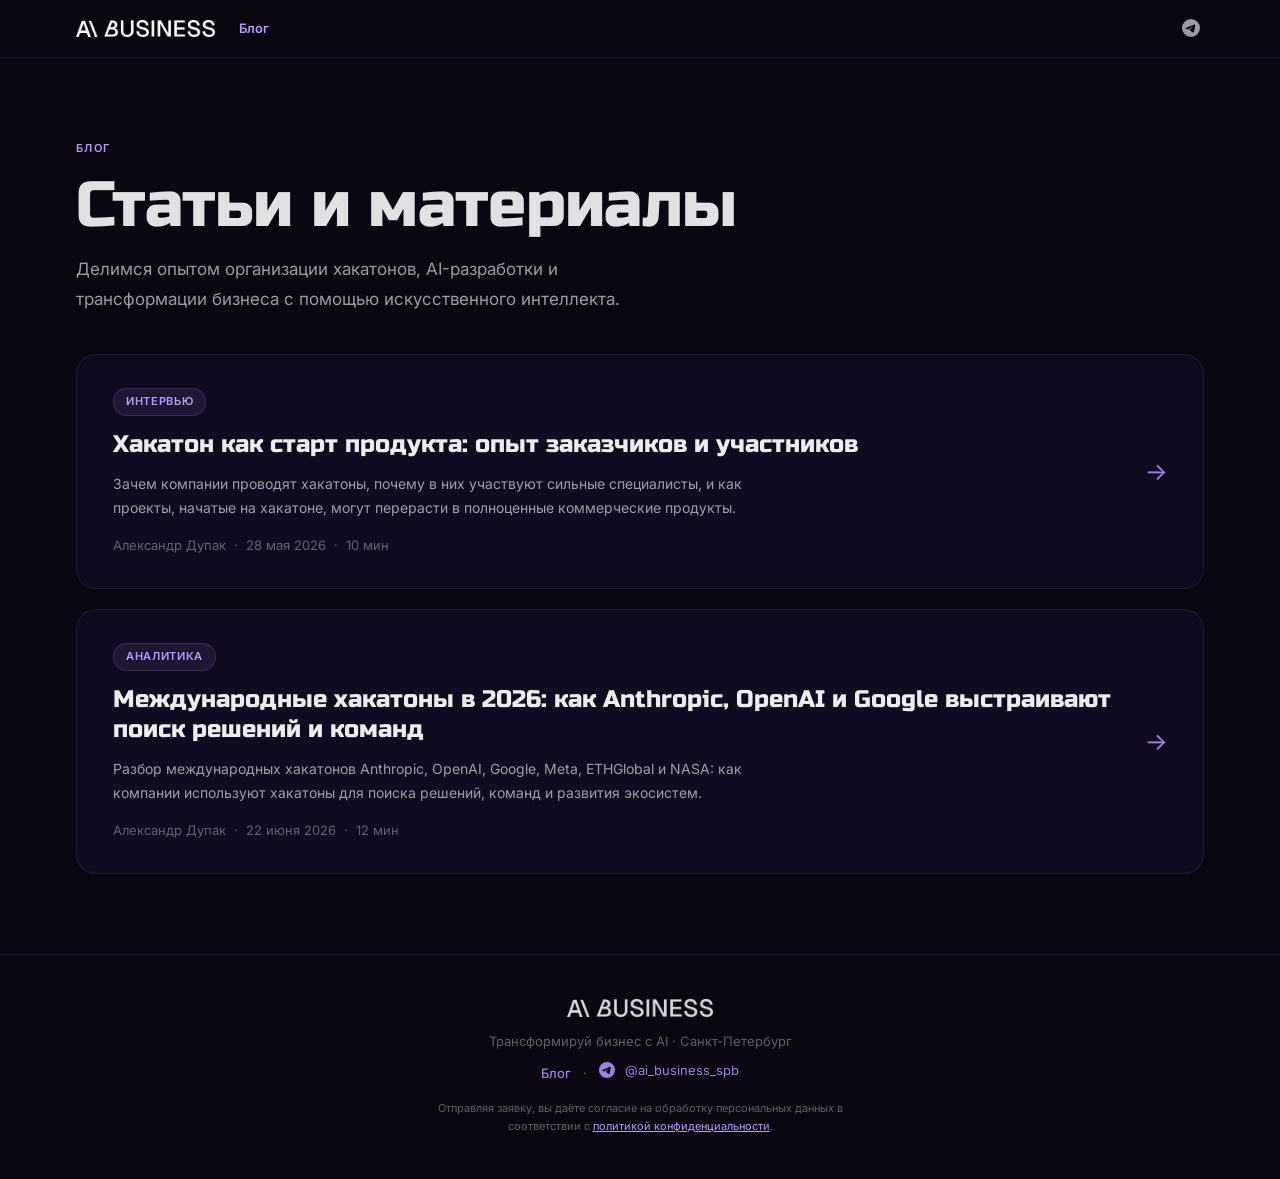
<file: blog/index.html>
<!DOCTYPE html>
<html lang="ru">
<head>
  <meta charset="UTF-8">
  <meta name="viewport" content="width=device-width, initial-scale=1.0">
  <title>Блог — AI Business SPb</title>
  <meta name="description" content="Блог AI Business SPb — статьи о хакатонах, AI-разработке и трансформации бизнеса с помощью искусственного интеллекта.">
  <meta property="og:title" content="Блог — AI Business SPb">
  <meta property="og:description" content="Статьи о хакатонах, AI-разработке и трансформации бизнеса.">
  <meta property="og:type" content="website">

  <link rel="preconnect" href="https://fonts.googleapis.com">
  <link rel="preconnect" href="https://fonts.gstatic.com" crossorigin>
  <link href="https://fonts.googleapis.com/css2?family=Russo+One&family=Inter:wght@300;400;500;600;700&display=swap" rel="stylesheet">
  <link rel="stylesheet" href="../css/style.css">
</head>

<body class="loaded">

<!-- ═══ NAV ═══ -->
<nav>
  <div class="nav-inner">
    <a href="../index.html" class="logo">
      <img src="../assets/logos/AI Business/black for light bg.png" alt="AI Business SPb" class="nav-logo-img">
    </a>
    <a href="../blog/" class="nav-blog-link">Блог</a>
    <a href="https://t.me/ai_business_spb" class="nav-tg" target="_blank" rel="noopener noreferrer">
      <svg class="tg-icon" viewBox="0 0 24 24" fill="currentColor">
        <path d="M11.944 0A12 12 0 0 0 0 12a12 12 0 0 0 12 12 12 12 0 0 0 12-12A12 12 0 0 0 12 0h-.056zm4.962 7.224c.1-.002.321.023.465.14a.506.506 0 0 1 .171.325c.016.093.036.306.02.472-.18 1.898-.962 6.502-1.36 8.627-.168.9-.499 1.201-.82 1.23-.696.065-1.225-.46-1.9-.902-1.056-.693-1.653-1.124-2.678-1.8-1.185-.78-.417-1.21.258-1.91.177-.184 3.247-2.977 3.307-3.23.007-.032.014-.15-.056-.212s-.174-.041-.249-.024c-.106.024-1.793 1.14-5.061 3.345-.48.33-.913.49-1.302.48-.428-.008-1.252-.241-1.865-.44-.752-.245-1.349-.374-1.297-.789.027-.216.325-.437.893-.663 3.498-1.524 5.83-2.529 6.998-3.014 3.332-1.386 4.025-1.627 4.476-1.635z"/>
      </svg>
    </a>
    <button class="nav-burger" id="nav-burger" aria-label="Меню">
      <span></span><span></span><span></span>
    </button>
  </div>
</nav>

<div class="nav-mobile-menu" id="nav-mobile-menu">
  <button class="nav-mobile-close" id="nav-mobile-close" aria-label="Закрыть">&times;</button>
  <a href="../blog/" class="nav-mob-link" style="color:var(--purple);">Блог</a>
  <a href="../index.html" class="nav-mob-link">Главная</a>
</div>

<canvas id="site-canvas"></canvas>

<!-- ═══ BLOG HERO ═══ -->
<section class="blog-hero">
  <div class="con">
    <span class="label">Блог</span>
    <h1 class="display" style="font-size:clamp(36px,6vw,64px); margin-bottom:16px;">
      Статьи и материалы
    </h1>
    <p style="color:var(--text2); font-size:17px; max-width:560px; line-height:1.75;">
      Делимся опытом организации хакатонов, AI-разработки и трансформации бизнеса с помощью искусственного интеллекта.
    </p>
  </div>
</section>

<!-- ═══ BLOG LIST ═══ -->
<section class="blog-list-section">
  <div class="con">
    <div class="blog-grid">

      <!-- ARTICLE 1 -->
      <a href="hackathon-vs-outsource.html" class="blog-card">
        <div class="blog-card-body">
          <div class="blog-card-tag">Интервью</div>
          <h2 class="blog-card-title">Хакатон как старт продукта: опыт заказчиков и участников</h2>
          <p class="blog-card-excerpt">
            Зачем компании проводят хакатоны, почему в них участвуют сильные специалисты, и как проекты, начатые на хакатоне, могут перерасти в полноценные коммерческие продукты.
          </p>
          <div class="blog-card-meta">
            <span>Александр Дупак</span>
            <span class="meta-sep">&middot;</span>
            <time datetime="2026-05-28">28 мая 2026</time>
            <span class="meta-sep">&middot;</span>
            <span>10 мин</span>
          </div>
        </div>
        <span class="blog-card-arrow">&rarr;</span>
      </a>

      <!-- ARTICLE 2 -->
      <a href="global-ai-hackathons.html" class="blog-card">
        <div class="blog-card-body">
          <div class="blog-card-tag">Аналитика</div>
          <h2 class="blog-card-title">
            Международные хакатоны в 2026: как Anthropic, OpenAI и Google выстраивают поиск решений и команд
          </h2>
          <p class="blog-card-excerpt">
            Разбор международных хакатонов Anthropic, OpenAI, Google, Meta, ETHGlobal и NASA: как компании используют хакатоны для поиска решений, команд и развития экосистем.
          </p>
          <div class="blog-card-meta">
            <span>Александр Дупак</span>
            <span class="meta-sep">&middot;</span>
            <time datetime="2026-06-22">22 июня 2026</time>
            <span class="meta-sep">&middot;</span>
            <span>12 мин</span>
          </div>
        </div>
        <span class="blog-card-arrow">&rarr;</span>
      </a>

    </div>
  </div>
</section>

<!-- ═══ FOOTER ═══ -->
<footer>
  <div class="con">
    <img src="../assets/logos/AI Business/black for light bg.png" alt="AI Business SPb" class="footer-logo">
    <p>Трансформируй бизнес с AI · Санкт-Петербург</p>
    <p style="margin-top:8px;">
      <a href="../blog/" class="footer-blog-link">Блог</a>
      <span style="color:var(--text3); margin:0 8px;">&middot;</span>
      <a href="https://t.me/ai_business_spb" class="footer-tg" target="_blank" rel="noopener noreferrer">
        <svg class="tg-icon-sm" viewBox="0 0 24 24" fill="currentColor">
          <path d="M11.944 0A12 12 0 0 0 0 12a12 12 0 0 0 12 12 12 12 0 0 0 12-12A12 12 0 0 0 12 0h-.056zm4.962 7.224c.1-.002.321.023.465.14a.506.506 0 0 1 .171.325c.016.093.036.306.02.472-.18 1.898-.962 6.502-1.36 8.627-.168.9-.499 1.201-.82 1.23-.696.065-1.225-.46-1.9-.902-1.056-.693-1.653-1.124-2.678-1.8-1.185-.78-.417-1.21.258-1.91.177-.184 3.247-2.977 3.307-3.23.007-.032.014-.15-.056-.212s-.174-.041-.249-.024c-.106.024-1.793 1.14-5.061 3.345-.48.33-.913.49-1.302.48-.428-.008-1.252-.241-1.865-.44-.752-.245-1.349-.374-1.297-.789.027-.216.325-.437.893-.663 3.498-1.524 5.83-2.529 6.998-3.014 3.332-1.386 4.025-1.627 4.476-1.635z"/>
        </svg>
        @ai_business_spb
      </a>
    </p>
    <p class="footer-privacy">
      Отправляя заявку, вы даёте согласие на обработку персональных данных в соответствии с
      <a href="#" onclick="return false;">политикой конфиденциальности</a>.
    </p>
  </div>
</footer>

<script>
const burger = document.getElementById('nav-burger');
const mobileMenu = document.getElementById('nav-mobile-menu');
const mobileClose = document.getElementById('nav-mobile-close');

if (burger && mobileMenu) {
  burger.addEventListener('click', () => mobileMenu.classList.add('open'));
  mobileClose.addEventListener('click', () => mobileMenu.classList.remove('open'));
  mobileMenu.querySelectorAll('a').forEach(a =>
    a.addEventListener('click', () => mobileMenu.classList.remove('open'))
  );
}
</script>

</body>
</html>
</file>
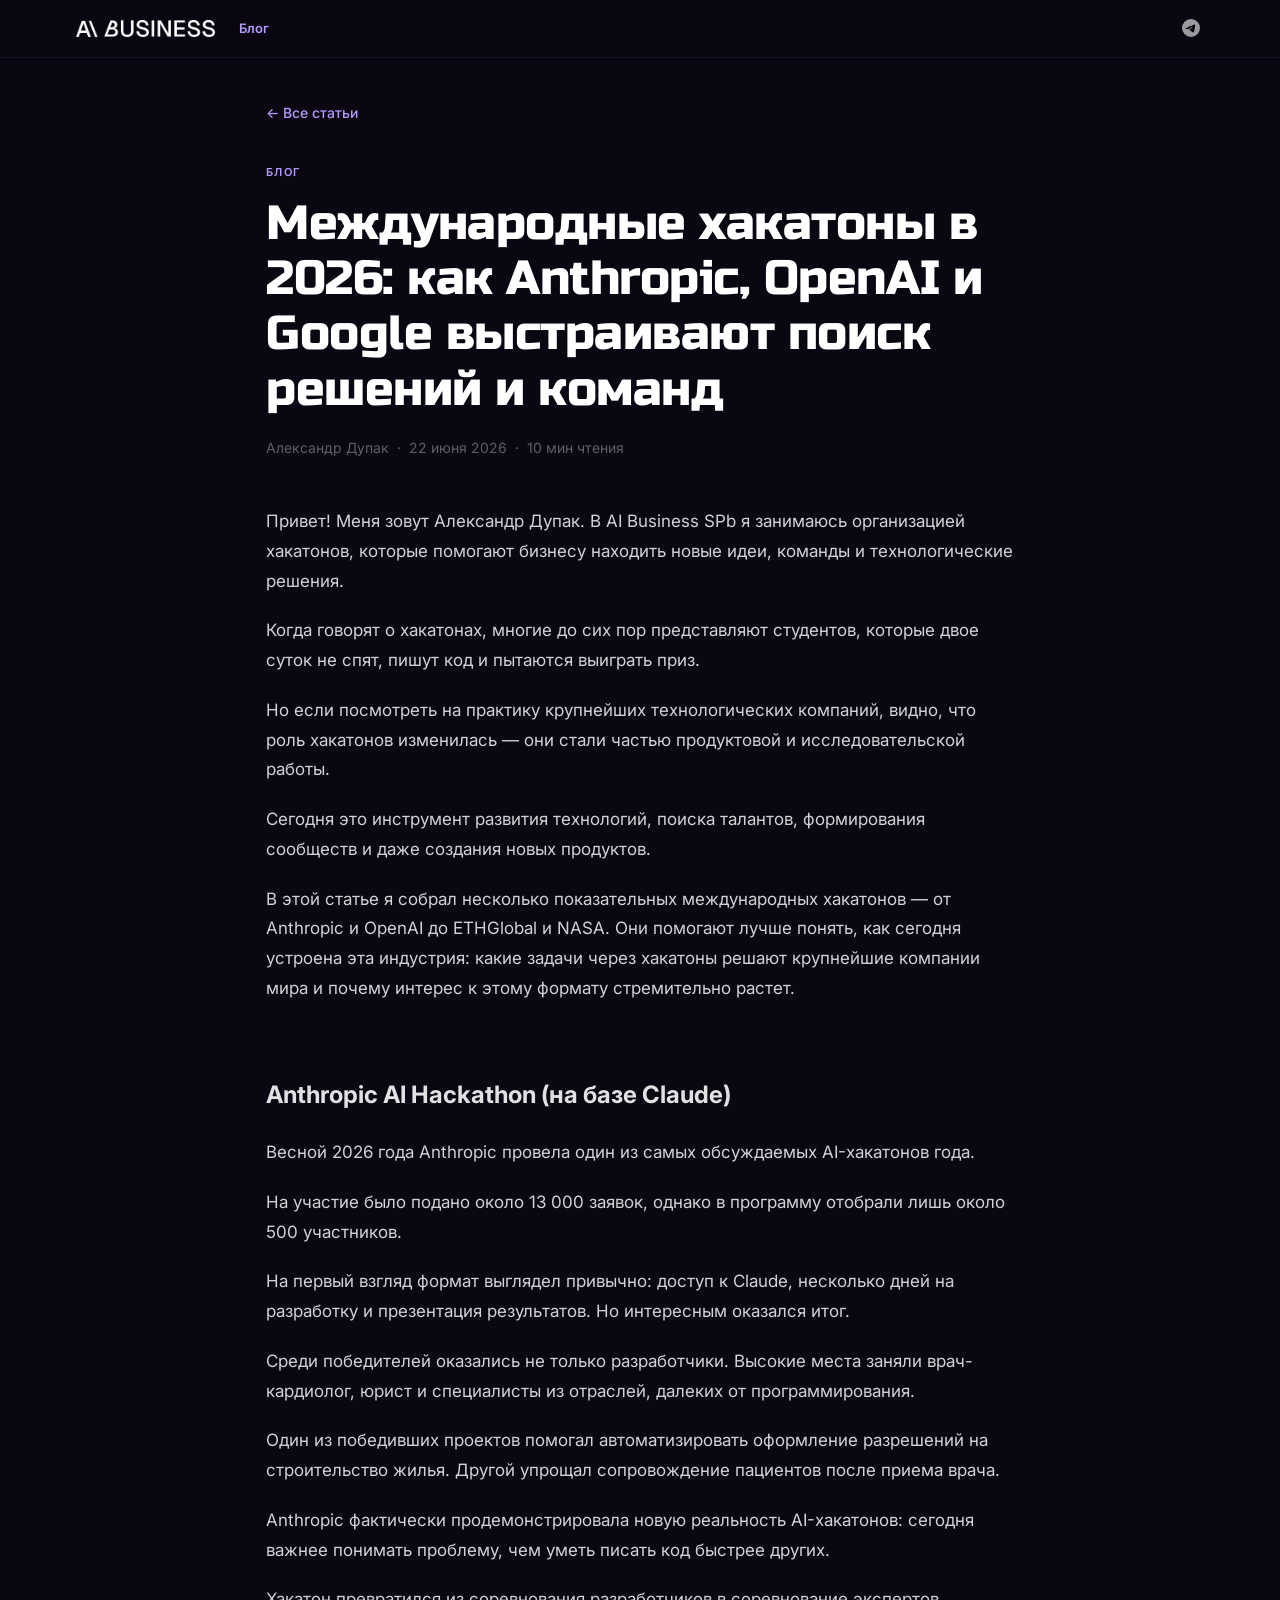
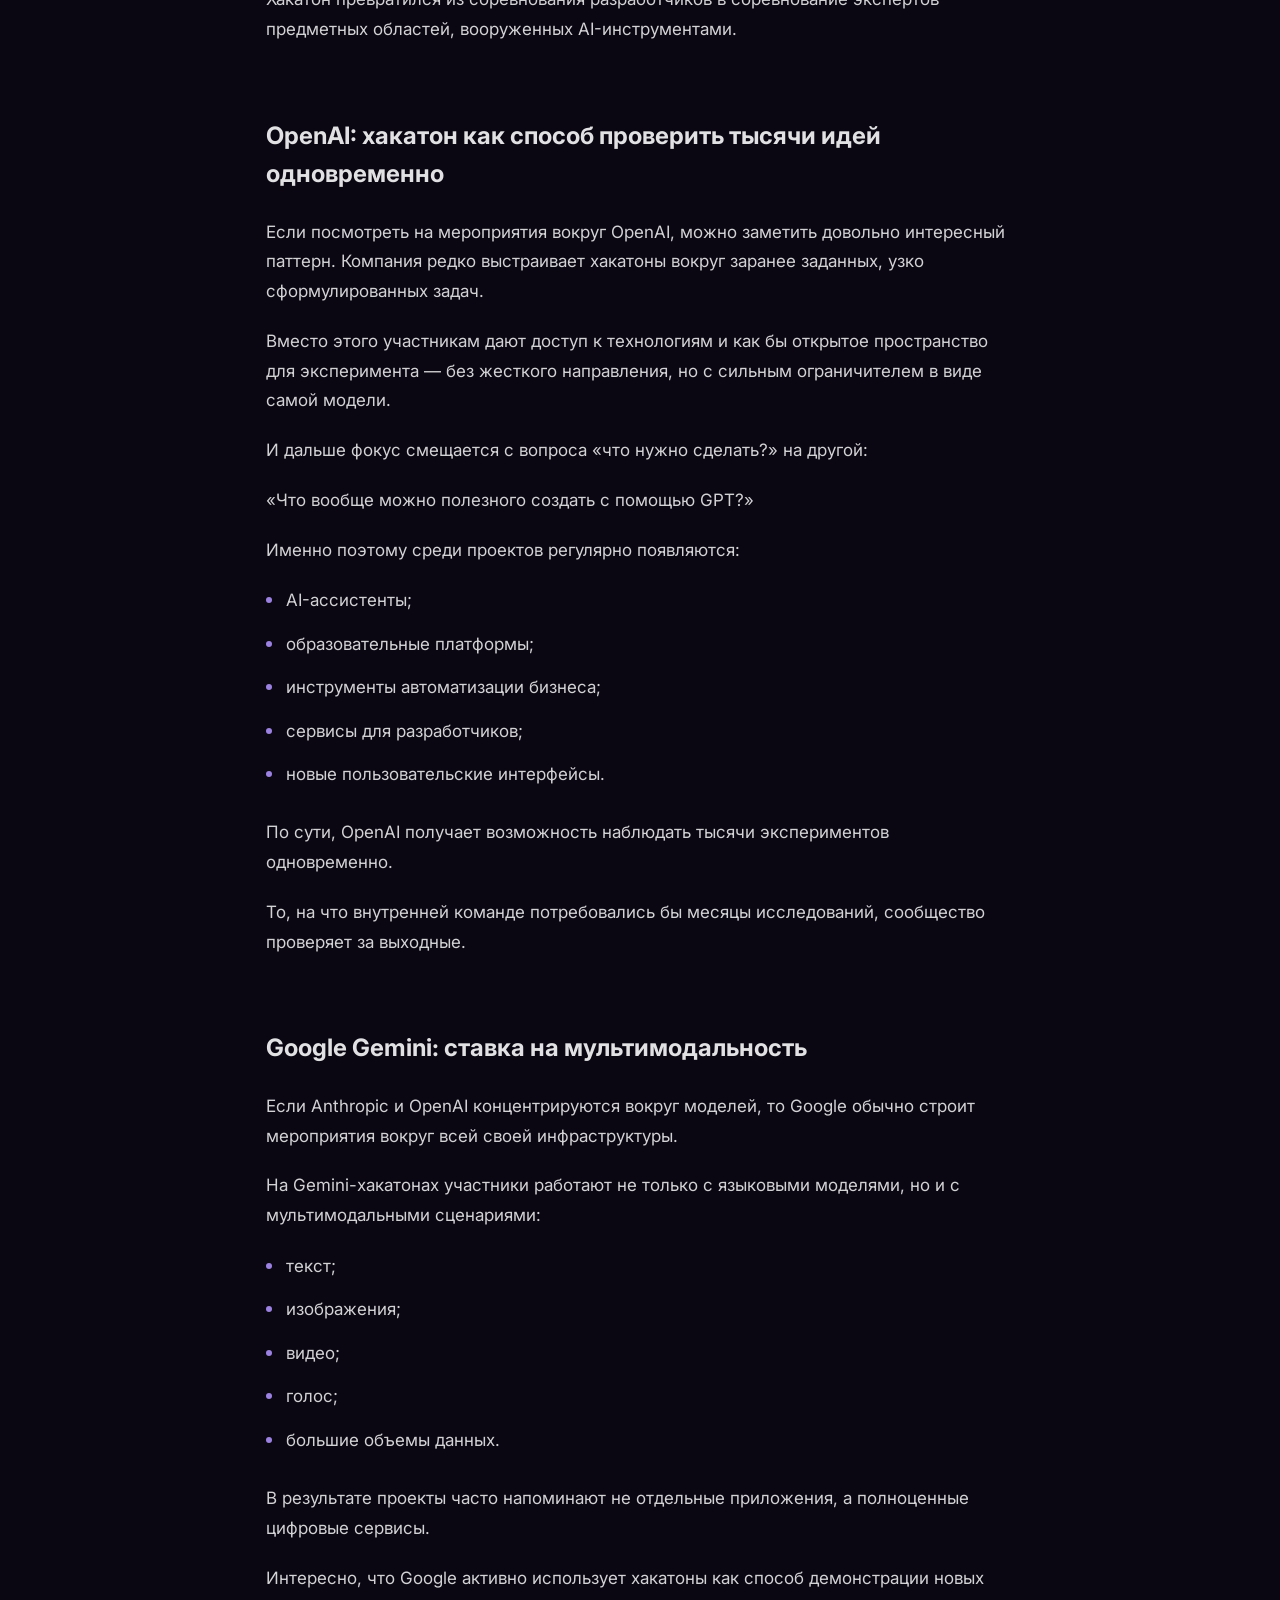
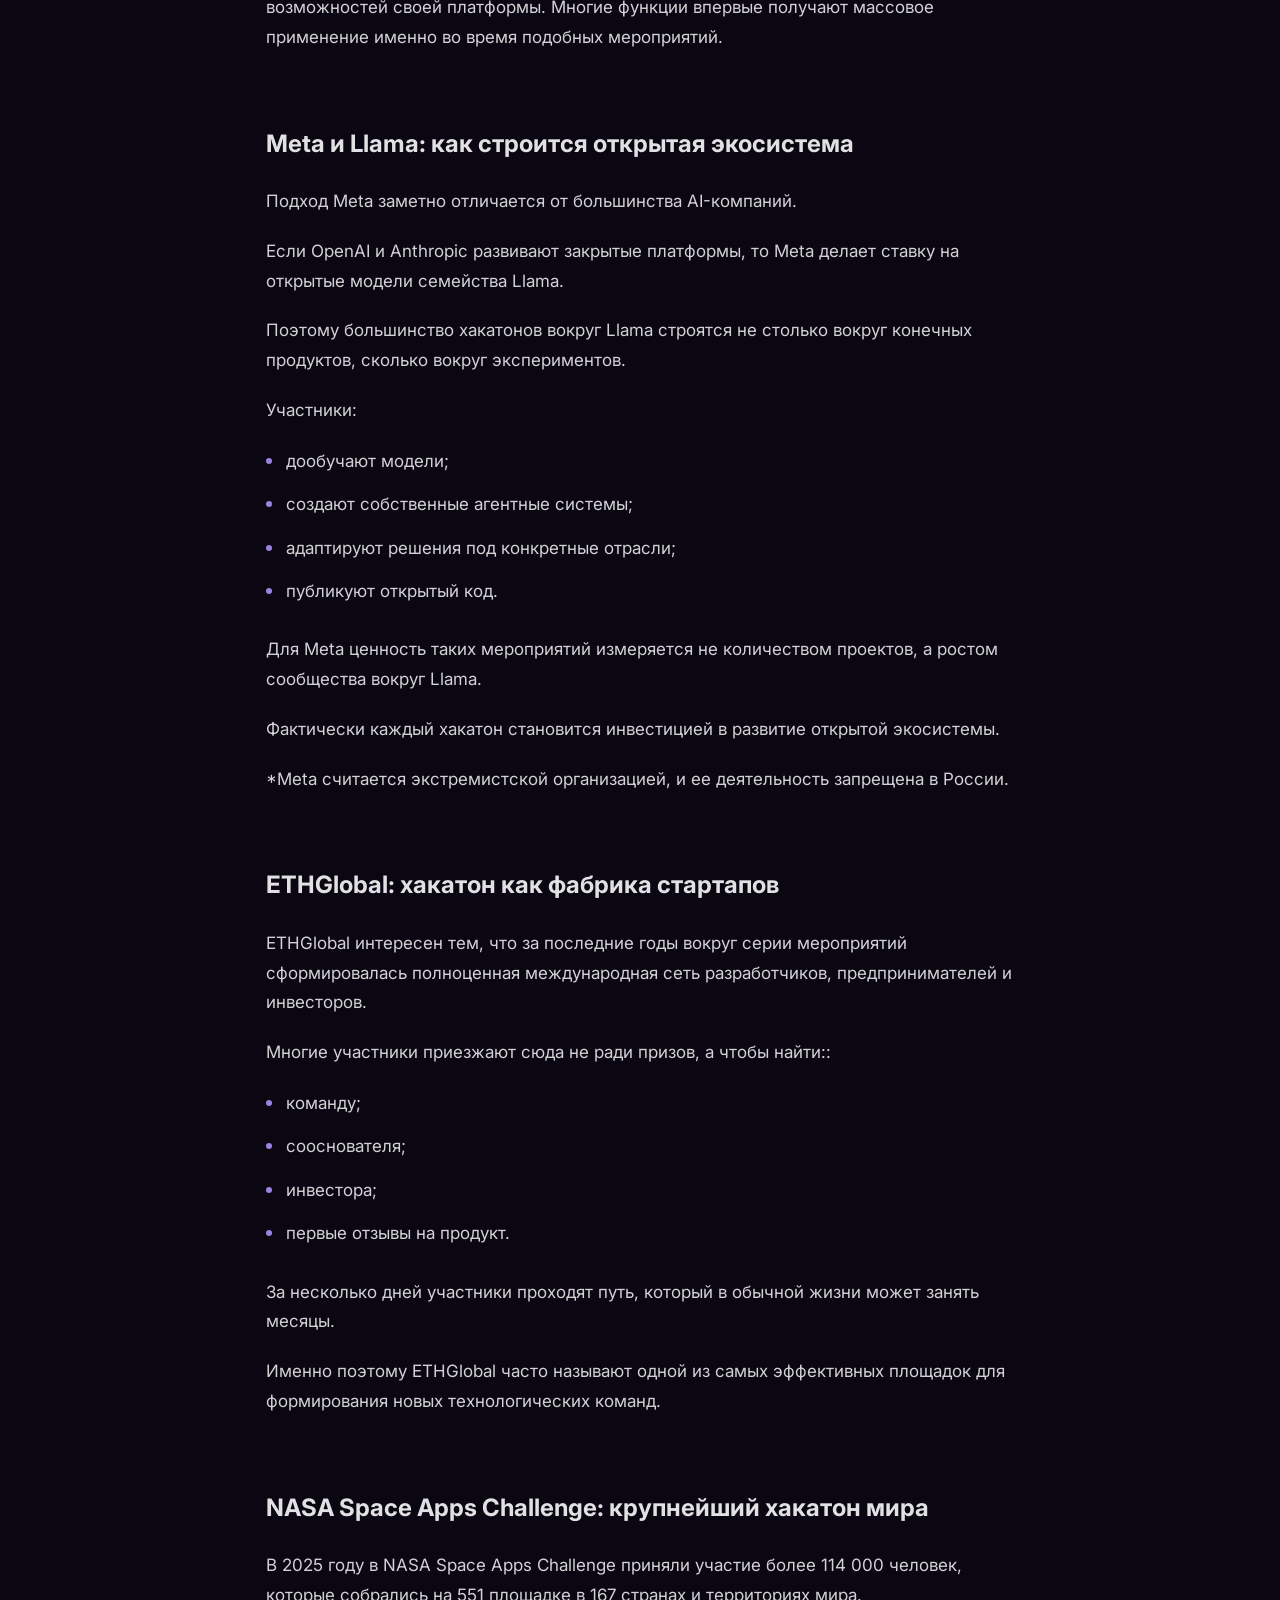
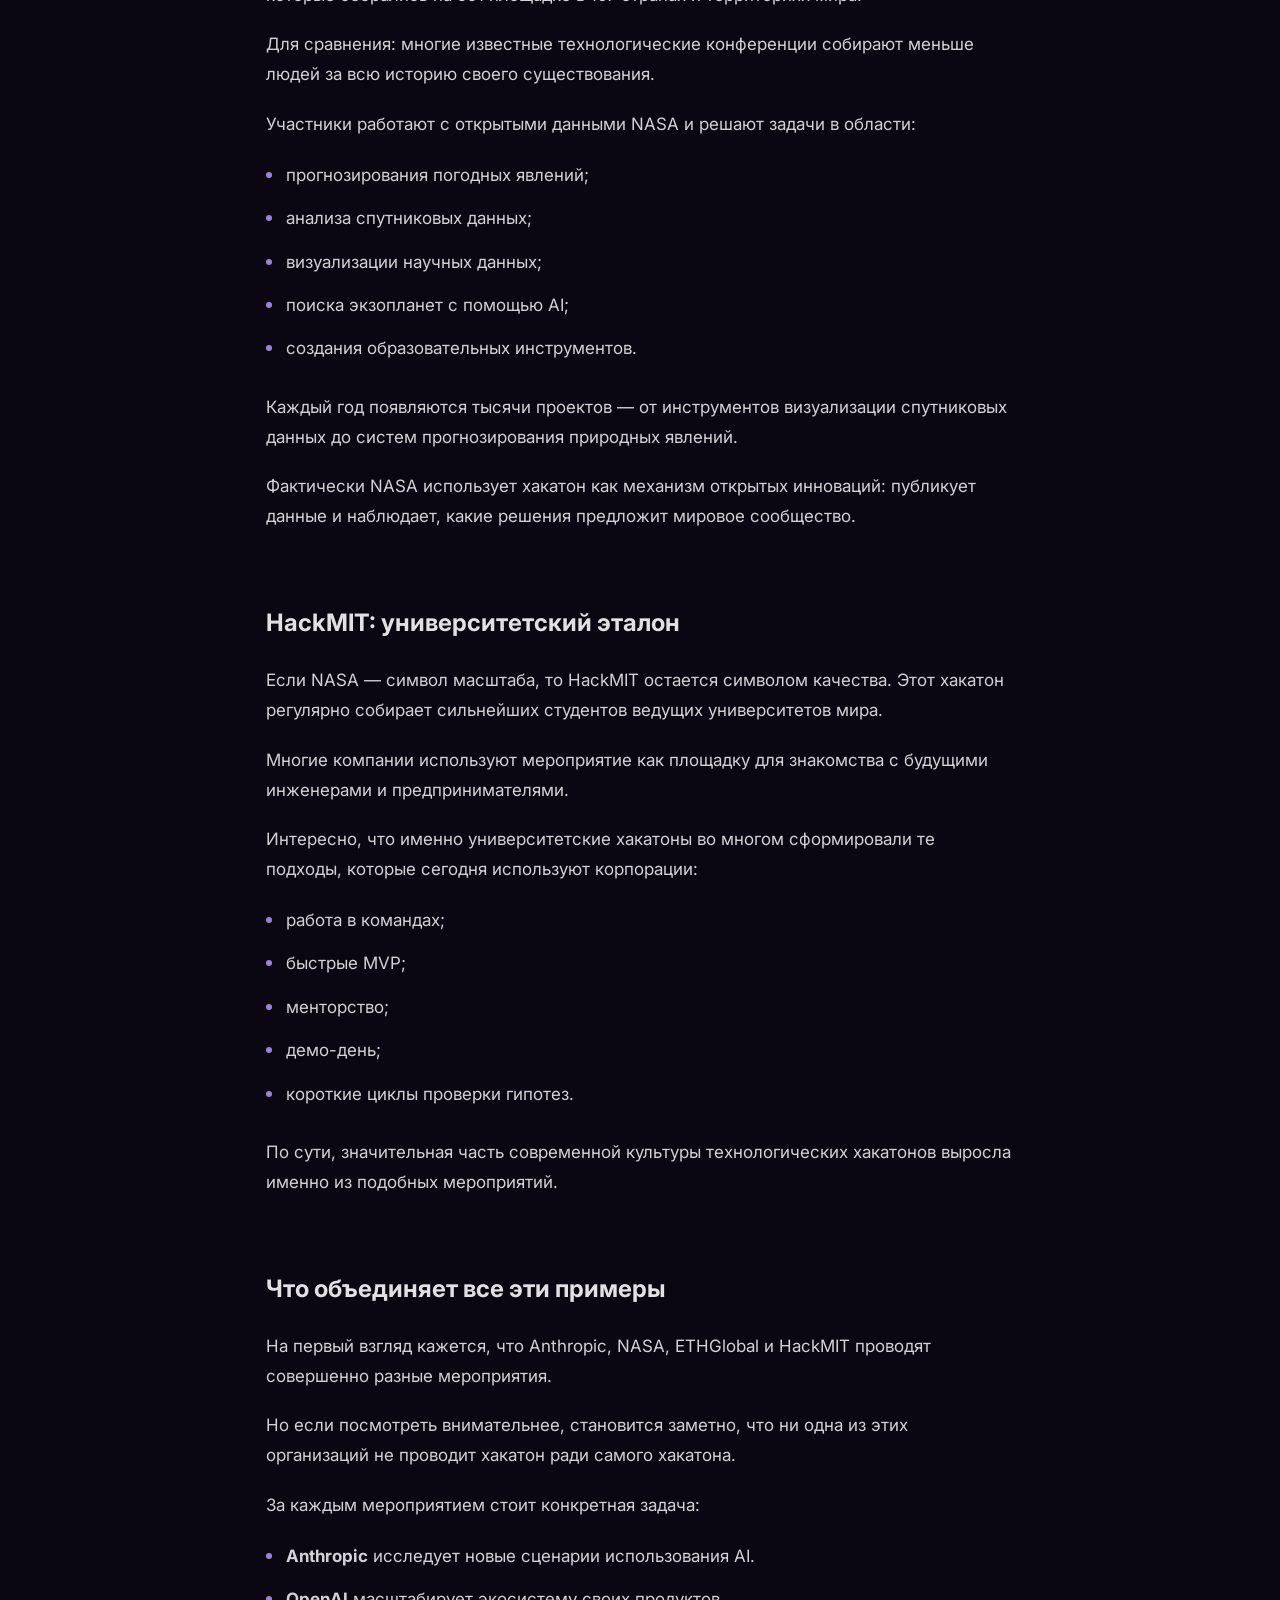
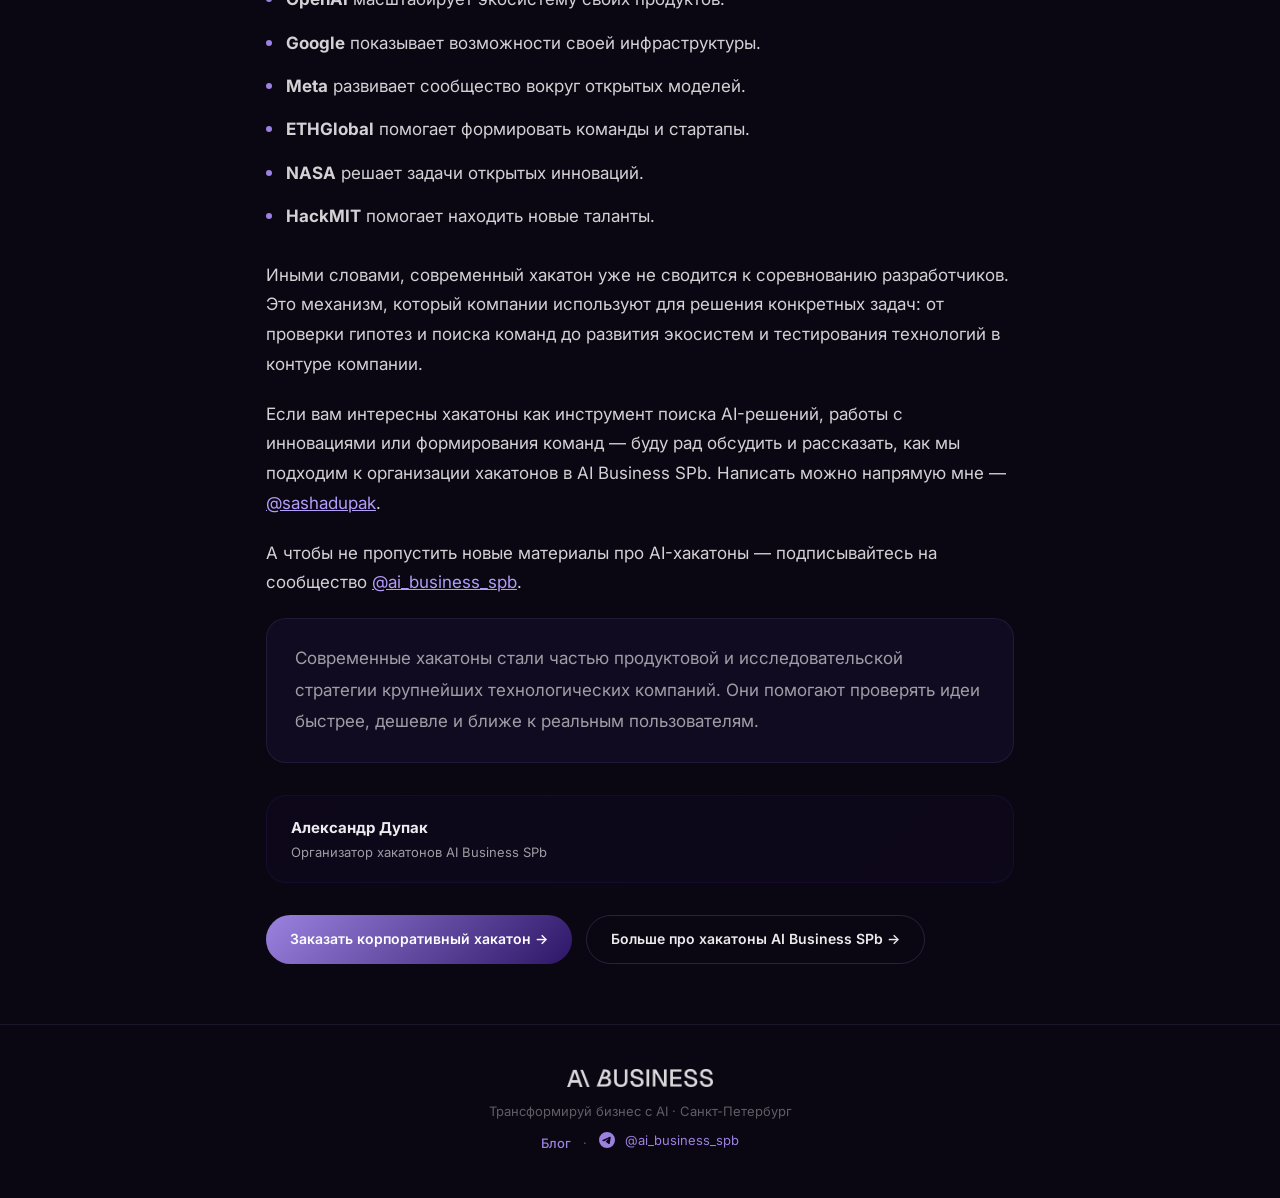
<file: blog/global-ai-hackathons.html>
<!DOCTYPE html>
<html lang="ru">
<head>
  <meta charset="UTF-8">
  <meta name="viewport" content="width=device-width, initial-scale=1.0">
  <title>Международные хакатоны в 2026: как Anthropic, OpenAI и Google выстраивают поиск решений и команд — AI Business SPb</title>
  <meta name="description" content="Разбор международных хакатонов Anthropic, OpenAI, Google, Meta, ETHGlobal, NASA и HackMIT и того, как компании используют их для поиска решений, команд и инноваций.">
  <meta property="og:title" content="Международные хакатоны в 2026: как Anthropic, OpenAI и Google выстраивают поиск решений и команд">
  <meta property="og:description" content="Как крупнейшие компании используют хакатоны для поиска решений, команд и инноваций.">
  <meta property="og:type" content="article">

  <link rel="preconnect" href="https://fonts.googleapis.com">
  <link rel="preconnect" href="https://fonts.gstatic.com" crossorigin>
  <link href="https://fonts.googleapis.com/css2?family=Russo+One&family=Inter:wght@300;400;500;600;700&display=swap" rel="stylesheet">
  <link rel="stylesheet" href="../css/style.css">

<style>
.article-body{
  max-width:800px;
}

.article-body p{
  margin:0 0 20px;
  line-height:1.75;
}

.article-section-title{
  margin:72px 0 24px;
}

.article-list{
  margin:20px 0 28px;
}

.article-divider{
  margin:72px 0;
}

.article-section-title + p{
  margin-top:0;
}
</style>

</head>

<body class="loaded">

<!-- NAV -->
<nav>
  <div class="nav-inner">
    <a href="../index.html" class="logo">
      <img src="../assets/logos/AI Business/black for light bg.png" alt="AI Business SPb" class="nav-logo-img">
    </a>
    <a href="../blog/" class="nav-blog-link">Блог</a>
    <a href="https://t.me/ai_business_spb" class="nav-tg" target="_blank" rel="noopener noreferrer">
      <svg class="tg-icon" viewBox="0 0 24 24" fill="currentColor"><path d="M11.944 0A12 12 0 0 0 0 12a12 12 0 0 0 12 12 12 12 0 0 0 12-12A12 12 0 0 0 12 0h-.056zm4.962 7.224c.1-.002.321.023.465.14a.506.506 0 0 1 .171.325c.016.093.036.306.02.472-.18 1.898-.962 6.502-1.36 8.627-.168.9-.499 1.201-.82 1.23-.696.065-1.225-.46-1.9-.902-1.056-.693-1.653-1.124-2.678-1.8-1.185-.78-.417-1.21.258-1.91.177-.184 3.247-2.977 3.307-3.23.007-.032.014-.15-.056-.212s-.174-.041-.249-.024c-.106.024-1.793 1.14-5.061 3.345-.48.33-.913.49-1.302.48-.428-.008-1.252-.241-1.865-.44-.752-.245-1.349-.374-1.297-.789.027-.216.325-.437.893-.663 3.498-1.524 5.83-2.529 6.998-3.014 3.332-1.386 4.025-1.627 4.476-1.635z"/></svg>
    </a>
  </div>
</nav>

<canvas id="site-canvas"></canvas>

<!-- ARTICLE -->
<article class="blog-article">
  <div class="con">

    <a href="../blog/" class="blog-back">&larr; Все статьи</a>

    <header class="article-header">
      <span class="label">Блог</span>
      <h1 class="display article-title">Международные хакатоны в 2026: как Anthropic, OpenAI и Google выстраивают поиск решений и команд</h1>

      <div class="article-meta">
        <span>Александр Дупак</span>
        <span class="meta-sep">&middot;</span>
        <time datetime="2026-06-22">22 июня 2026</time>
        <span class="meta-sep">&middot;</span>
        <span>10 мин чтения</span>
      </div>
    </header>

    <div class="article-body">

      <!-- LEAD -->
      <p class="article-lead">Привет! Меня зовут Александр Дупак. В AI Business SPb я занимаюсь организацией хакатонов, которые помогают бизнесу находить новые идеи, команды и технологические решения.</p>

      <p>Когда говорят о хакатонах, многие до сих пор представляют студентов, которые двое суток не спят, пишут код и пытаются выиграть приз.</p>
      <p>Но если посмотреть на практику крупнейших технологических компаний, видно, что роль хакатонов изменилась — они стали частью продуктовой и исследовательской работы.</p>
      <p>Сегодня это инструмент развития технологий, поиска талантов, формирования сообществ и даже создания новых продуктов.</p>
      <p>В этой статье я собрал несколько показательных международных хакатонов — от Anthropic и OpenAI до ETHGlobal и NASA. Они помогают лучше понять, как сегодня устроена эта индустрия: какие задачи через хакатоны решают крупнейшие компании мира и почему интерес к этому формату стремительно растет.</p>

      <!-- SECTION -->
      <h2 class="article-section-title">Anthropic AI Hackathon (на базе Claude)</h2>

      <p>Весной 2026 года Anthropic провела один из самых обсуждаемых AI-хакатонов года.</p>
      <p>На участие было подано около 13 000 заявок, однако в программу отобрали лишь около 500 участников.</p>
      <p>На первый взгляд формат выглядел привычно: доступ к Claude, несколько дней на разработку и презентация результатов. Но интересным оказался итог.</p>
      <p>Среди победителей оказались не только разработчики. Высокие места заняли врач-кардиолог, юрист и специалисты из отраслей, далеких от программирования.</p>
      <p>Один из победивших проектов помогал автоматизировать оформление разрешений на строительство жилья. Другой упрощал сопровождение пациентов после приема врача.</p>
      <p>Anthropic фактически продемонстрировала новую реальность AI-хакатонов: сегодня важнее понимать проблему, чем уметь писать код быстрее других.</p>
      <p>Хакатон превратился из соревнования разработчиков в соревнование экспертов предметных областей, вооруженных AI-инструментами.</p>

      <h2 class="article-section-title">OpenAI: хакатон как способ проверить тысячи идей одновременно</h2>

      <p>Если посмотреть на мероприятия вокруг OpenAI, можно заметить довольно интересный паттерн. Компания редко выстраивает хакатоны вокруг заранее заданных, узко сформулированных задач.</p>
      <p>Вместо этого участникам дают доступ к технологиям и как бы открытое пространство для эксперимента — без жесткого направления, но с сильным ограничителем в виде самой модели.</p>
      <p>И дальше фокус смещается с вопроса «что нужно сделать?» на другой:</p>
      <p>«Что вообще можно полезного создать с помощью GPT?»</p>

      <p>Именно поэтому среди проектов регулярно появляются:</p>
      <ul class="article-list">
        <li>AI-ассистенты;</li>
        <li>образовательные платформы;</li>
        <li>инструменты автоматизации бизнеса;</li>
        <li>сервисы для разработчиков;</li>
        <li>новые пользовательские интерфейсы.</li>
      </ul>

      <p>По сути, OpenAI получает возможность наблюдать тысячи экспериментов одновременно.</p>
      <p>То, на что внутренней команде потребовались бы месяцы исследований, сообщество проверяет за выходные.</p>

      <h2 class="article-section-title">Google Gemini: ставка на мультимодальность</h2>

      <p>Если Anthropic и OpenAI концентрируются вокруг моделей, то Google обычно строит мероприятия вокруг всей своей инфраструктуры.</p>
      <p>На Gemini-хакатонах участники работают не только с языковыми моделями, но и с мультимодальными сценариями:</p>

      <ul class="article-list">
        <li>текст;</li>
        <li>изображения;</li>
        <li>видео;</li>
        <li>голос;</li>
        <li>большие объемы данных.</li>
      </ul>

      <p>В результате проекты часто напоминают не отдельные приложения, а полноценные цифровые сервисы.</p>
      <p>Интересно, что Google активно использует хакатоны как способ демонстрации новых возможностей своей платформы. Многие функции впервые получают массовое применение именно во время подобных мероприятий.</p>

      <h2 class="article-section-title">Meta и Llama: как строится открытая экосистема</h2>

      <p>Подход Meta заметно отличается от большинства AI-компаний.</p>
      <p>Если OpenAI и Anthropic развивают закрытые платформы, то Meta делает ставку на открытые модели семейства Llama.</p>
      <p>Поэтому большинство хакатонов вокруг Llama строятся не столько вокруг конечных продуктов, сколько вокруг экспериментов.</p>

      <p>Участники:</p>
      <ul class="article-list">
        <li>дообучают модели;</li>
        <li>создают собственные агентные системы;</li>
        <li>адаптируют решения под конкретные отрасли;</li>
        <li>публикуют открытый код.</li>
      </ul>

      <p>Для Meta ценность таких мероприятий измеряется не количеством проектов, а ростом сообщества вокруг Llama.</p>
      <p>Фактически каждый хакатон становится инвестицией в развитие открытой экосистемы.</p>
      <p>*Meta считается экстремистской организацией, и ее деятельность запрещена в России.</p>

      <h2 class="article-section-title">ETHGlobal: хакатон как фабрика стартапов</h2>

      <p>ETHGlobal интересен тем, что за последние годы вокруг серии мероприятий сформировалась полноценная международная сеть разработчиков, предпринимателей и инвесторов.</p>
      <p>Многие участники приезжают сюда не ради призов, а чтобы найти::</p>

      <ul class="article-list">
        <li>команду;</li>
        <li>сооснователя;</li>
        <li>инвестора;</li>
        <li>первые отзывы на продукт.</li>
      </ul>

      <p>За несколько дней участники проходят путь, который в обычной жизни может занять месяцы.</p>
      <p>Именно поэтому ETHGlobal часто называют одной из самых эффективных площадок для формирования новых технологических команд.</p>

      <h2 class="article-section-title">NASA Space Apps Challenge: крупнейший хакатон мира</h2>

      <p>В 2025 году в NASA Space Apps Challenge приняли участие более 114 000 человек, которые собрались на 551 площадке в 167 странах и территориях мира.</p>
      <p>Для сравнения: многие известные технологические конференции собирают меньше людей за всю историю своего существования.</p>

      <p>Участники работают с открытыми данными NASA и решают задачи в области:</p>

      <ul class="article-list">
        <li>прогнозирования погодных явлений;</li>
        <li>анализа спутниковых данных;</li>
        <li>визуализации научных данных;</li>
        <li>поиска экзопланет с помощью AI;</li>
        <li>создания образовательных инструментов.</li>
      </ul>

      <p>Каждый год появляются тысячи проектов — от инструментов визуализации спутниковых данных до систем прогнозирования природных явлений.</p>
      <p>Фактически NASA использует хакатон как механизм открытых инноваций: публикует данные и наблюдает, какие решения предложит мировое сообщество.</p>

      <h2 class="article-section-title">HackMIT: университетский эталон</h2>

      <p>Если NASA — символ масштаба, то HackMIT остается символом качества. Этот хакатон регулярно собирает сильнейших студентов ведущих университетов мира.</p>
      <p>Многие компании используют мероприятие как площадку для знакомства с будущими инженерами и предпринимателями.</p>
      <p>Интересно, что именно университетские хакатоны во многом сформировали те подходы, которые сегодня используют корпорации:</p>

      <ul class="article-list">
        <li>работа в командах;</li>
        <li>быстрые MVP;</li>
        <li>менторство;</li>
        <li>демо-день;</li>
        <li>короткие циклы проверки гипотез.</li>
      </ul>

      <p>По сути, значительная часть современной культуры технологических хакатонов выросла именно из подобных мероприятий.</p>

      <h2 class="article-section-title">Что объединяет все эти примеры</h2>

      <p>На первый взгляд кажется, что Anthropic, NASA, ETHGlobal и HackMIT проводят совершенно разные мероприятия.</p>
      <p>Но если посмотреть внимательнее, становится заметно, что ни одна из этих организаций не проводит хакатон ради самого хакатона.</p>

     <p>За каждым мероприятием стоит конкретная задача:</p>

      <ul class="article-list">
        <li><strong>Anthropic</strong> исследует новые сценарии использования AI.</li>
        <li><strong>OpenAI</strong> масштабирует экосистему своих продуктов.</li>
        <li><strong>Google</strong> показывает возможности своей инфраструктуры.</li>
        <li><strong>Meta</strong> развивает сообщество вокруг открытых моделей.</li>
        <li><strong>ETHGlobal</strong> помогает формировать команды и стартапы.</li>
        <li><strong>NASA</strong> решает задачи открытых инноваций.</li>
        <li><strong>HackMIT</strong> помогает находить новые таланты.</li>
      </ul>

      <p>Иными словами, современный хакатон уже не сводится к соревнованию разработчиков. Это механизм, который компании используют для решения конкретных задач: от проверки гипотез и поиска команд до развития экосистем и тестирования технологий в контуре компании.</p>

      <p>
      Если вам интересны хакатоны как инструмент поиска AI-решений, работы с инновациями или формирования команд — буду рад обсудить и рассказать, как мы подходим к организации хакатонов в AI Business SPb. Написать можно напрямую мне —
      <a href="https://t.me/sashadupak"
         target="_blank"
         rel="noopener noreferrer"
         style="color:var(--purple-l); text-decoration:underline;">@sashadupak</a>.
      </p>
      
      <p>
      А чтобы не пропустить новые материалы про AI-хакатоны — подписывайтесь на сообщество
      <a href="https://t.me/ai_business_spb"
         target="_blank"
         rel="noopener noreferrer"
         style="color:var(--purple-l); text-decoration:underline;">@ai_business_spb</a>.
      </p>

    </div>

    

      <p class="article-summary">
        Современные хакатоны стали частью продуктовой и исследовательской стратегии крупнейших технологических компаний.
        Они помогают проверять идеи быстрее, дешевле и ближе к реальным пользователям.
      </p>

      <div class="article-author-card">
        <div>
          <div class="article-author-name">Александр Дупак</div>
          <div class="article-author-role">Организатор хакатонов AI Business SPb</div>
        </div>
      </div>

      <div class="article-cta">
        <a href="https://t.me/sashadupak?text=%D0%94%D0%BE%D0%B1%D1%80%D1%8B%D0%B9%20%D0%B4%D0%B5%D0%BD%D1%8C!%20%D0%9F%D1%80%D0%BE%D1%87%D0%B8%D1%82%D0%B0%D0%BB%20%D1%81%D1%82%D0%B0%D1%82%D1%8C%D1%8E%20%D0%BF%D1%80%D0%BE%20%D0%BE%D1%80%D0%B3%D0%B0%D0%BD%D0%B8%D0%B7%D0%B0%D1%86%D0%B8%D1%8E%20%D1%85%D0%B0%D0%BA%D0%B0%D1%82%D0%BE%D0%BD%D0%BE%D0%B2%20%E2%80%94%20%D0%B7%D0%B0%D0%B8%D0%BD%D1%82%D0%B5%D1%80%D0%B5%D1%81%D0%BE%D0%B2%D0%B0%D0%BB%20%D1%84%D0%BE%D1%80%D0%BC%D0%B0%D1%82.%20%D0%A5%D0%BE%D1%82%D0%B5%D0%BB%20%D0%B1%D1%8B%20%D0%BE%D0%B1%D1%81%D1%83%D0%B4%D0%B8%D1%82%D1%8C%20%D0%BE%D1%80%D0%B3%D0%B0%D0%BD%D0%B8%D0%B7%D0%B0%D1%86%D0%B8%D1%8E%20%D0%BA%D0%BE%D1%80%D0%BF%D0%BE%D1%80%D0%B0%D1%82%D0%B8%D0%B2%D0%BD%D0%BE%D0%B3%D0%BE%20%D1%85%D0%B0%D0%BA%D0%B0%D1%82%D0%BE%D0%BD%D0%B0..." class="btn btn-p" target="_blank" rel="noopener noreferrer">Заказать корпоративный хакатон &rarr;</a>
        <a href="../index.html" class="btn btn-o">Больше про хакатоны AI Business SPb &rarr;</a>
      </div>

    </div>
  </div>
</article>

<footer>
  <div class="con">
    <img src="../assets/logos/AI Business/black for light bg.png" alt="AI Business SPb" class="footer-logo">
    <p>Трансформируй бизнес с AI &middot; Санкт-Петербург</p>
    <p style="margin-top:8px;">
      <a href="../blog/" class="footer-blog-link">Блог</a>
      <span style="color:var(--text3); margin:0 8px;">&middot;</span>
      <a href="https://t.me/ai_business_spb" class="footer-tg" target="_blank" rel="noopener noreferrer">
        <svg class="tg-icon-sm" viewBox="0 0 24 24" fill="currentColor"><path d="M11.944 0A12 12 0 0 0 0 12a12 12 0 0 0 12 12 12 12 0 0 0 12-12A12 12 0 0 0 12 0h-.056zm4.962 7.224c.1-.002.321.023.465.14a.506.506 0 0 1 .171.325c.016.093.036.306.02.472-.18 1.898-.962 6.502-1.36 8.627-.168.9-.499 1.201-.82 1.23-.696.065-1.225-.46-1.9-.902-1.056-.693-1.653-1.124-2.678-1.8-1.185-.78-.417-1.21.258-1.91.177-.184 3.247-2.977 3.307-3.23.007-.032.014-.15-.056-.212s-.174-.041-.249-.024c-.106.024-1.793 1.14-5.061 3.345-.48.33-.913.49-1.302.48-.428-.008-1.252-.241-1.865-.44-.752-.245-1.349-.374-1.297-.789.027-.216.325-.437.893-.663 3.498-1.524 5.83-2.529 6.998-3.014 3.332-1.386 4.025-1.627 4.476-1.635z"/></svg>
        @ai_business_spb
      </a>
    </p>
  </div>
</footer>

</body>
</html>
</file>
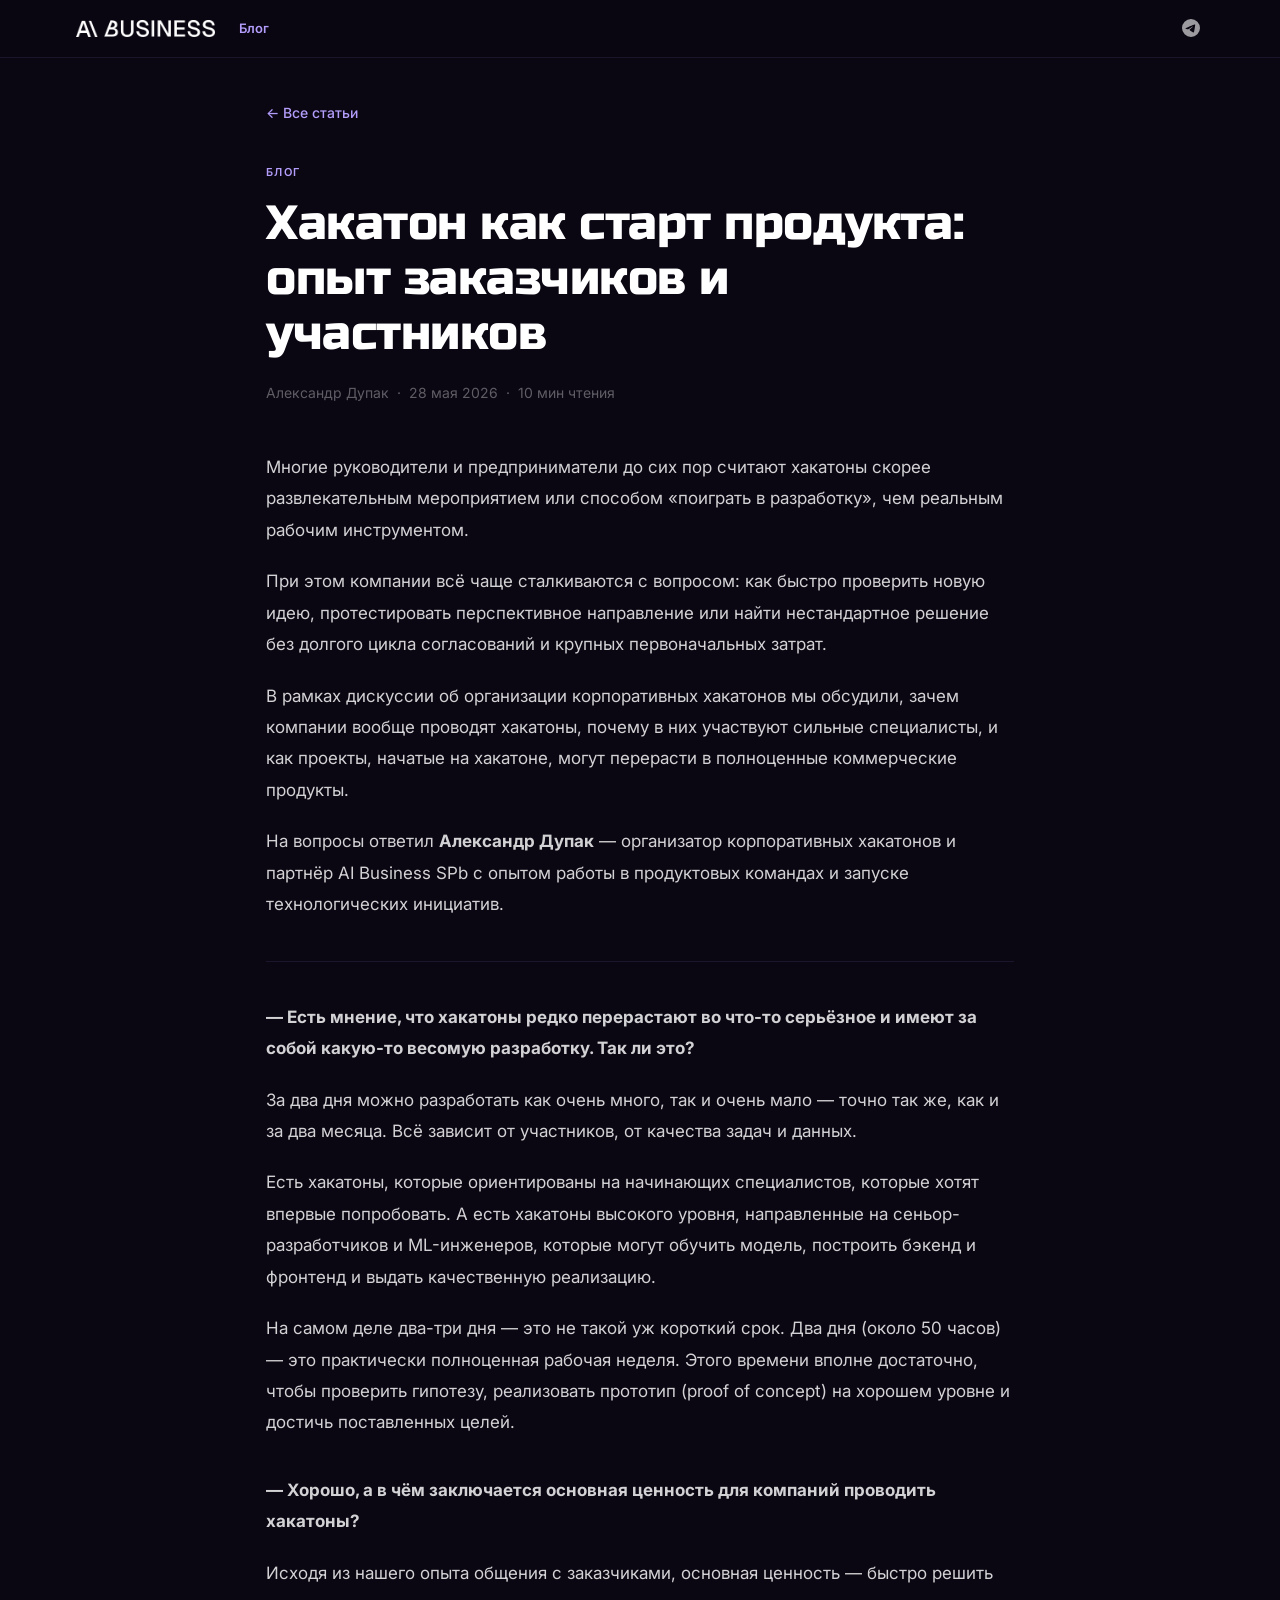
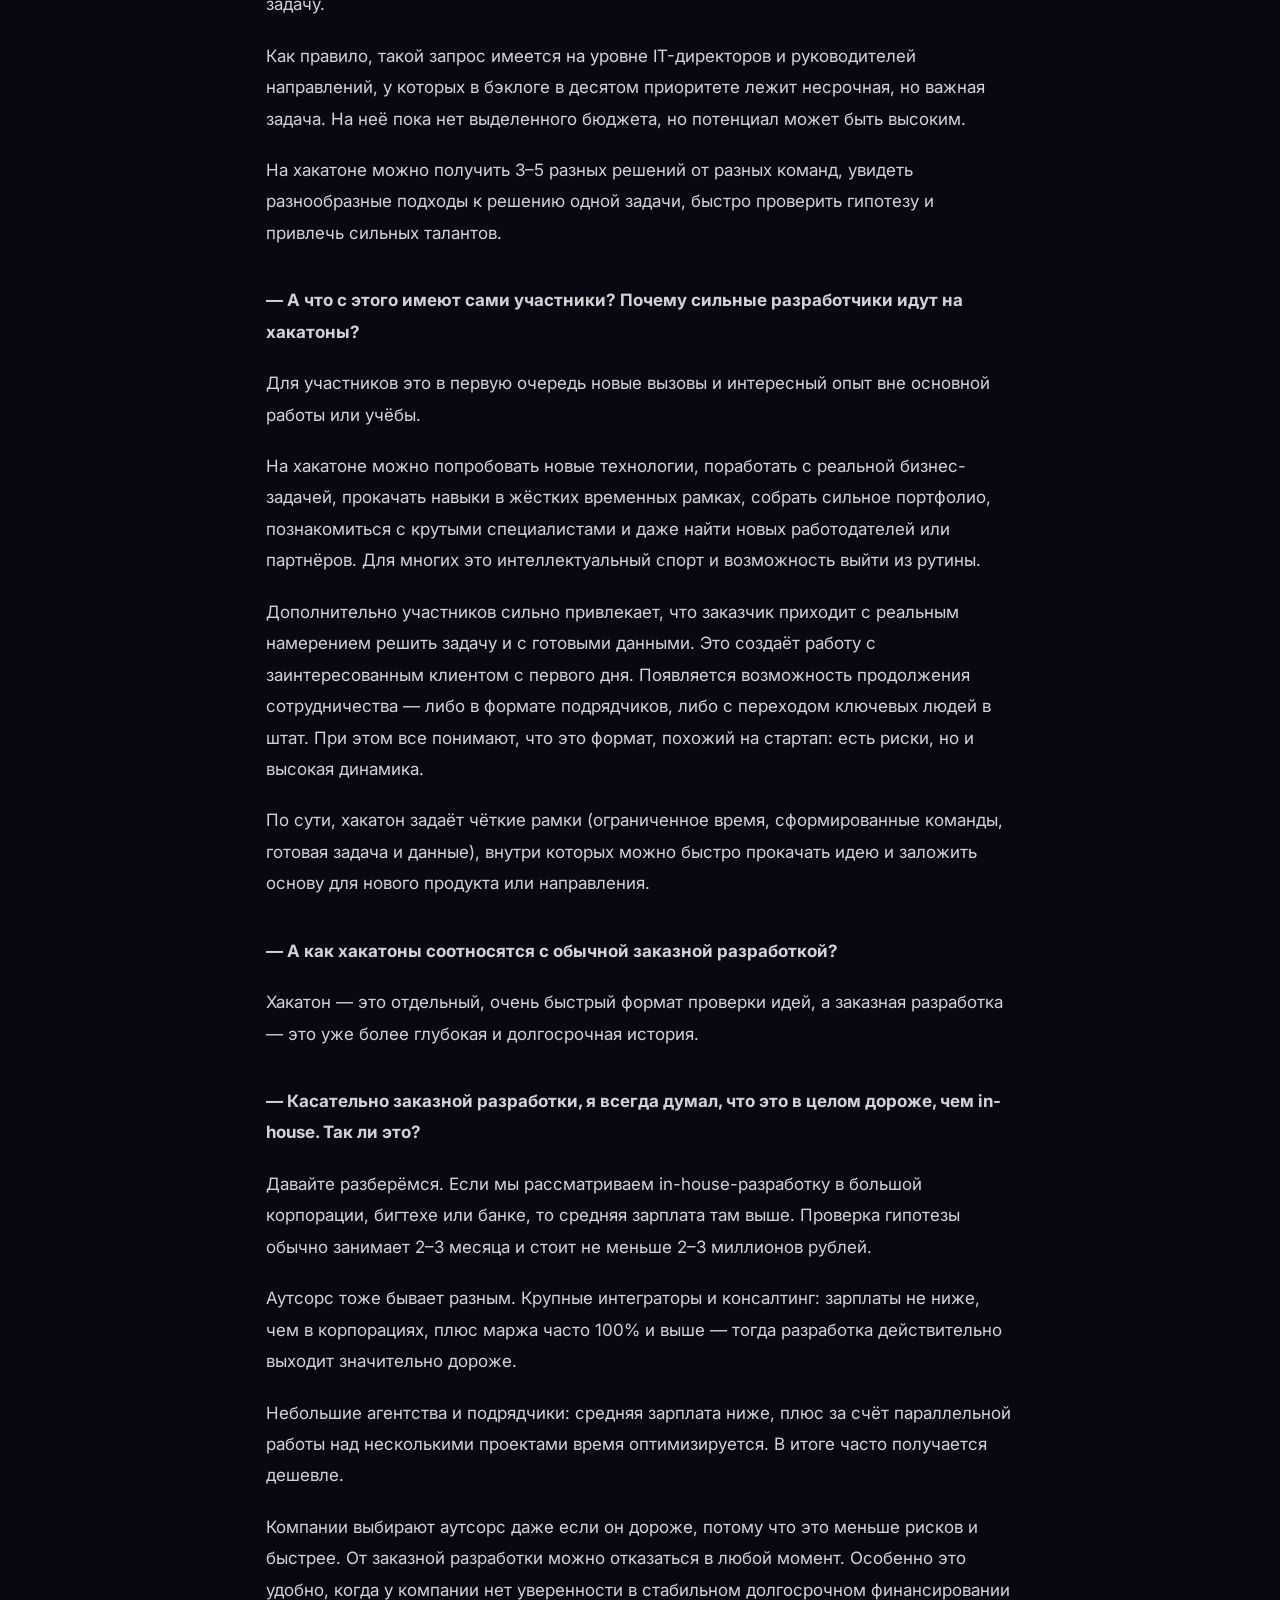
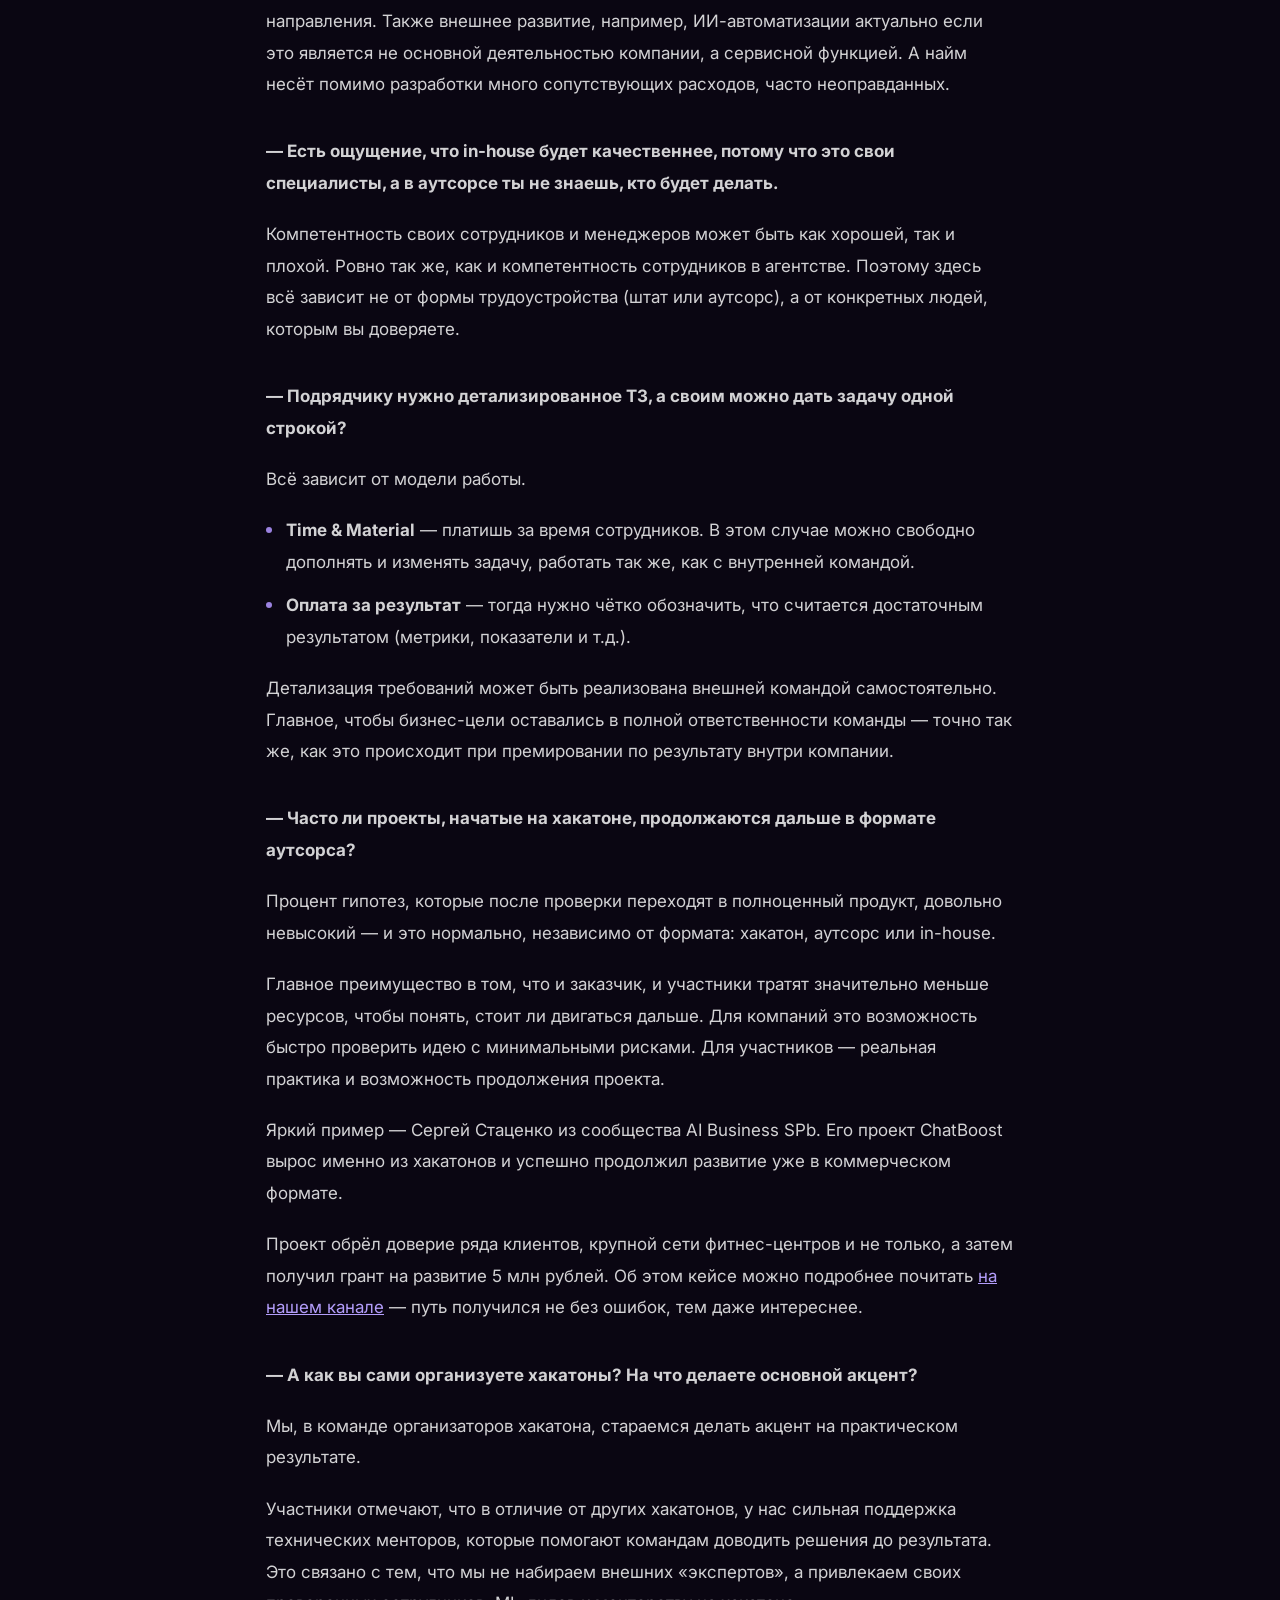
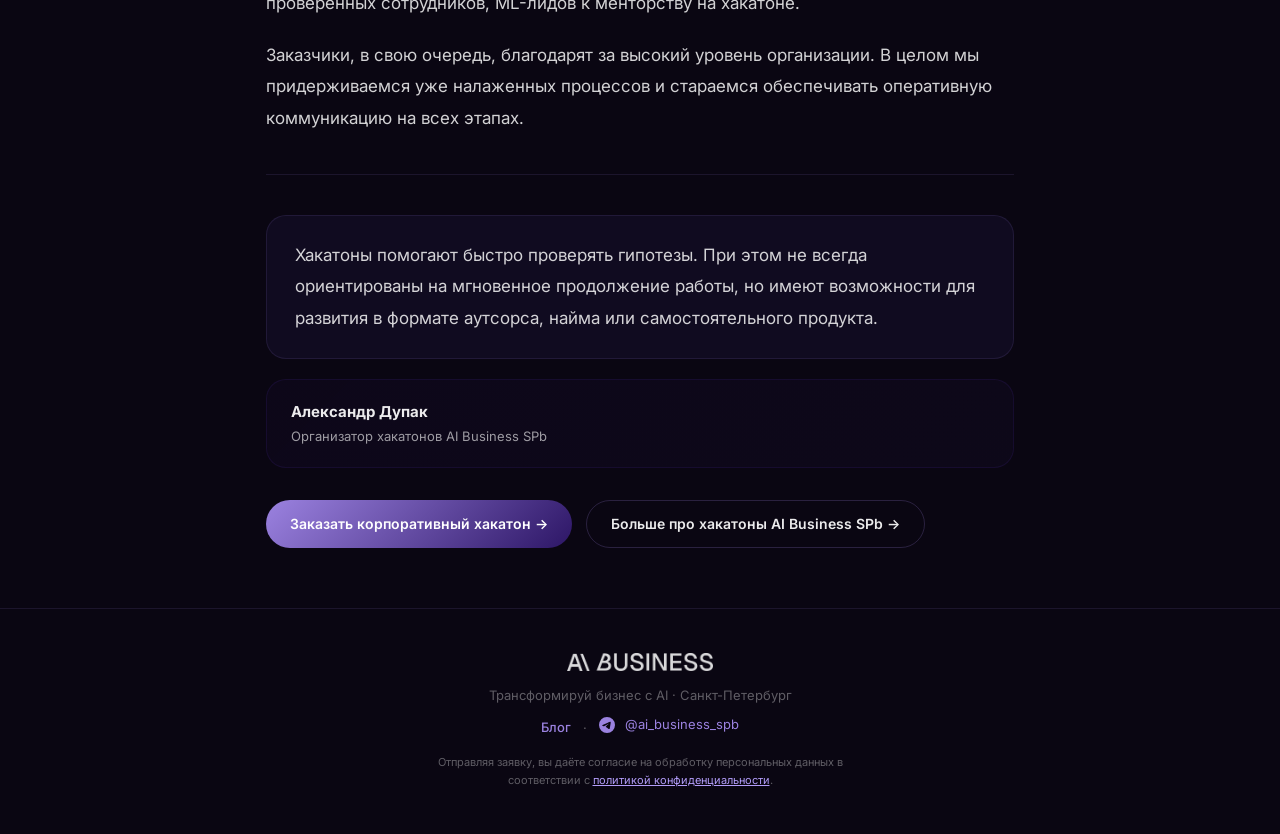
<file: blog/hackathon-vs-outsource.html>
<!DOCTYPE html>
<html lang="ru">
<head>
  <meta charset="UTF-8">
  <meta name="viewport" content="width=device-width, initial-scale=1.0">
  <title>Хакатон как старт продукта: опыт заказчиков и участников — AI Business SPb</title>
  <meta name="description" content="Зачем компании проводят хакатоны, почему в них участвуют сильные специалисты, и как проекты, начатые на хакатоне, могут перерасти в полноценные коммерческие продукты.">
  <meta property="og:title" content="Хакатон как старт продукта: опыт заказчиков и участников">
  <meta property="og:description" content="Зачем компании проводят хакатоны и как проекты с хакатонов становятся коммерческими продуктами.">
  <meta property="og:type" content="article">

  <link rel="preconnect" href="https://fonts.googleapis.com">
  <link rel="preconnect" href="https://fonts.gstatic.com" crossorigin>
  <link href="https://fonts.googleapis.com/css2?family=Russo+One&family=Inter:wght@300;400;500;600;700&display=swap" rel="stylesheet">
  <link rel="stylesheet" href="../css/style.css">
</head>
<body class="loaded">

<!-- ═══ NAV ═══ -->
<nav>
  <div class="nav-inner">
    <a href="../index.html" class="logo">
      <img src="../assets/logos/AI Business/black for light bg.png" alt="AI Business SPb" class="nav-logo-img">
    </a>
    <a href="../blog/" class="nav-blog-link">Блог</a>
    <a href="https://t.me/ai_business_spb" class="nav-tg" target="_blank" rel="noopener noreferrer"><svg class="tg-icon" viewBox="0 0 24 24" fill="currentColor"><path d="M11.944 0A12 12 0 0 0 0 12a12 12 0 0 0 12 12 12 12 0 0 0 12-12A12 12 0 0 0 12 0h-.056zm4.962 7.224c.1-.002.321.023.465.14a.506.506 0 0 1 .171.325c.016.093.036.306.02.472-.18 1.898-.962 6.502-1.36 8.627-.168.9-.499 1.201-.82 1.23-.696.065-1.225-.46-1.9-.902-1.056-.693-1.653-1.124-2.678-1.8-1.185-.78-.417-1.21.258-1.91.177-.184 3.247-2.977 3.307-3.23.007-.032.014-.15-.056-.212s-.174-.041-.249-.024c-.106.024-1.793 1.14-5.061 3.345-.48.33-.913.49-1.302.48-.428-.008-1.252-.241-1.865-.44-.752-.245-1.349-.374-1.297-.789.027-.216.325-.437.893-.663 3.498-1.524 5.83-2.529 6.998-3.014 3.332-1.386 4.025-1.627 4.476-1.635z"/></svg></a>
    <button class="nav-burger" id="nav-burger" aria-label="Меню"><span></span><span></span><span></span></button>
  </div>
</nav>

<!-- Mobile menu overlay -->
<div class="nav-mobile-menu" id="nav-mobile-menu">
  <button class="nav-mobile-close" id="nav-mobile-close" aria-label="Закрыть">&times;</button>
  <a href="../blog/" class="nav-mob-link">Блог</a>
  <a href="../index.html" class="nav-mob-link">Главная</a>
</div>

<!-- ═══ SITE-WIDE CANVAS ═══ -->
<canvas id="site-canvas"></canvas>

<!-- ═══ ARTICLE ═══ -->
<article class="blog-article">
  <div class="con">

    <a href="../blog/" class="blog-back">&larr; Все статьи</a>

    <header class="article-header">
      <span class="label">Блог</span>
      <h1 class="display article-title">Хакатон как старт продукта: опыт заказчиков и участников</h1>
      <div class="article-meta">
        <span>Александр Дупак</span>
        <span class="meta-sep">&middot;</span>
        <time datetime="2026-05-28">28 мая 2026</time>
        <span class="meta-sep">&middot;</span>
        <span>10 мин чтения</span>
      </div>
    </header>

    <div class="article-body">

      <p class="article-lead">Многие руководители и предприниматели до сих пор считают хакатоны скорее развлекательным мероприятием или способом «поиграть в разработку», чем реальным рабочим инструментом.</p>

      <p>При этом компании всё чаще сталкиваются с вопросом: как быстро проверить новую идею, протестировать перспективное направление или найти нестандартное решение без долгого цикла согласований и крупных первоначальных затрат.</p>

      <p>В рамках дискуссии об организации корпоративных хакатонов мы обсудили, зачем компании вообще проводят хакатоны, почему в них участвуют сильные специалисты, и как проекты, начатые на хакатоне, могут перерасти в полноценные коммерческие продукты.</p>

      <p>На вопросы ответил <strong>Александр Дупак</strong> — организатор корпоративных хакатонов и партнёр AI Business SPb с опытом работы в продуктовых командах и запуске технологических инициатив.</p>

      <hr class="article-divider">

      <p class="article-question">— Есть мнение, что хакатоны редко перерастают во что-то серьёзное и имеют за собой какую-то весомую разработку. Так ли это?</p>

      <p>За два дня можно разработать как очень много, так и очень мало — точно так же, как и за два месяца. Всё зависит от участников, от качества задач и данных.</p>

      <p>Есть хакатоны, которые ориентированы на начинающих специалистов, которые хотят впервые попробовать. А есть хакатоны высокого уровня, направленные на сеньор-разработчиков и ML-инженеров, которые могут обучить модель, построить бэкенд и фронтенд и выдать качественную реализацию.</p>

      <p>На самом деле два-три дня — это не такой уж короткий срок. Два дня (около 50 часов) — это практически полноценная рабочая неделя. Этого времени вполне достаточно, чтобы проверить гипотезу, реализовать прототип (proof of concept) на хорошем уровне и достичь поставленных целей.</p>

      <p class="article-question">— Хорошо, а в чём заключается основная ценность для компаний проводить хакатоны?</p>

      <p>Исходя из нашего опыта общения с заказчиками, основная ценность — быстро решить задачу.</p>

      <p>Как правило, такой запрос имеется на уровне IT-директоров и руководителей направлений, у которых в бэклоге в десятом приоритете лежит несрочная, но важная задача. На неё пока нет выделенного бюджета, но потенциал может быть высоким.</p>

      <p>На хакатоне можно получить 3–5 разных решений от разных команд, увидеть разнообразные подходы к решению одной задачи, быстро проверить гипотезу и привлечь сильных талантов.</p>

      <p class="article-question">— А что с этого имеют сами участники? Почему сильные разработчики идут на хакатоны?</p>

      <p>Для участников это в первую очередь новые вызовы и интересный опыт вне основной работы или учёбы.</p>

      <p>На хакатоне можно попробовать новые технологии, поработать с реальной бизнес-задачей, прокачать навыки в жёстких временных рамках, собрать сильное портфолио, познакомиться с крутыми специалистами и даже найти новых работодателей или партнёров. Для многих это интеллектуальный спорт и возможность выйти из рутины.</p>

      <p>Дополнительно участников сильно привлекает, что заказчик приходит с реальным намерением решить задачу и с готовыми данными. Это создаёт работу с заинтересованным клиентом с первого дня. Появляется возможность продолжения сотрудничества — либо в формате подрядчиков, либо с переходом ключевых людей в штат. При этом все понимают, что это формат, похожий на стартап: есть риски, но и высокая динамика.</p>

      <p>По сути, хакатон задаёт чёткие рамки (ограниченное время, сформированные команды, готовая задача и данные), внутри которых можно быстро прокачать идею и заложить основу для нового продукта или направления.</p>

      <p class="article-question">— А как хакатоны соотносятся с обычной заказной разработкой?</p>

      <p>Хакатон — это отдельный, очень быстрый формат проверки идей, а заказная разработка — это уже более глубокая и долгосрочная история.</p>

      <p class="article-question">— Касательно заказной разработки, я всегда думал, что это в целом дороже, чем in-house. Так ли это?</p>

      <p>Давайте разберёмся. Если мы рассматриваем in-house-разработку в большой корпорации, бигтехе или банке, то средняя зарплата там выше. Проверка гипотезы обычно занимает 2–3 месяца и стоит не меньше 2–3 миллионов рублей.</p>

      <p>Аутсорс тоже бывает разным. Крупные интеграторы и консалтинг: зарплаты не ниже, чем в корпорациях, плюс маржа часто 100% и выше — тогда разработка действительно выходит значительно дороже.</p>

      <p>Небольшие агентства и подрядчики: средняя зарплата ниже, плюс за счёт параллельной работы над несколькими проектами время оптимизируется. В итоге часто получается дешевле.</p>

      <p>Компании выбирают аутсорс даже если он дороже, потому что это меньше рисков и быстрее. От заказной разработки можно отказаться в любой момент. Особенно это удобно, когда у компании нет уверенности в стабильном долгосрочном финансировании направления. Также внешнее развитие, например, ИИ-автоматизации актуально если это является не основной деятельностью компании, а сервисной функцией. А найм несёт помимо разработки много сопутствующих расходов, часто неоправданных.</p>

      <p class="article-question">— Есть ощущение, что in-house будет качественнее, потому что это свои специалисты, а в аутсорсе ты не знаешь, кто будет делать.</p>

      <p>Компетентность своих сотрудников и менеджеров может быть как хорошей, так и плохой. Ровно так же, как и компетентность сотрудников в агентстве. Поэтому здесь всё зависит не от формы трудоустройства (штат или аутсорс), а от конкретных людей, которым вы доверяете.</p>

      <p class="article-question">— Подрядчику нужно детализированное ТЗ, а своим можно дать задачу одной строкой?</p>

      <p>Всё зависит от модели работы.</p>

      <ul class="article-list">
        <li><strong>Time & Material</strong> — платишь за время сотрудников. В этом случае можно свободно дополнять и изменять задачу, работать так же, как с внутренней командой.</li>
        <li><strong>Оплата за результат</strong> — тогда нужно чётко обозначить, что считается достаточным результатом (метрики, показатели и т.д.).</li>
      </ul>

      <p>Детализация требований может быть реализована внешней командой самостоятельно. Главное, чтобы бизнес-цели оставались в полной ответственности команды — точно так же, как это происходит при премировании по результату внутри компании.</p>

      <p class="article-question">— Часто ли проекты, начатые на хакатоне, продолжаются дальше в формате аутсорса?</p>

      <p>Процент гипотез, которые после проверки переходят в полноценный продукт, довольно невысокий — и это нормально, независимо от формата: хакатон, аутсорс или in-house.</p>

      <p>Главное преимущество в том, что и заказчик, и участники тратят значительно меньше ресурсов, чтобы понять, стоит ли двигаться дальше. Для компаний это возможность быстро проверить идею с минимальными рисками. Для участников — реальная практика и возможность продолжения проекта.</p>

      <p>Яркий пример — Сергей Стаценко из сообщества AI Business SPb. Его проект ChatBoost вырос именно из хакатонов и успешно продолжил развитие уже в коммерческом формате.</p>

      <p>Проект обрёл доверие ряда клиентов, крупной сети фитнес-центров и не только, а затем получил грант на развитие 5 млн рублей. Об этом кейсе можно подробнее почитать <a href="https://t.me/ai_business_spb/63" target="_blank" rel="noopener noreferrer" style="color:var(--purple-l); text-decoration:underline;">на нашем канале</a> — путь получился не без ошибок, тем даже интереснее.</p>

      <p class="article-question">— А как вы сами организуете хакатоны? На что делаете основной акцент?</p>

      <p>Мы, в команде организаторов хакатона, стараемся делать акцент на практическом результате.</p>

      <p>Участники отмечают, что в отличие от других хакатонов, у нас сильная поддержка технических менторов, которые помогают командам доводить решения до результата. Это связано с тем, что мы не набираем внешних «экспертов», а привлекаем своих проверенных сотрудников, ML-лидов к менторству на хакатоне.</p>

      <p>Заказчики, в свою очередь, благодарят за высокий уровень организации. В целом мы придерживаемся уже налаженных процессов и стараемся обеспечивать оперативную коммуникацию на всех этапах.</p>

      <hr class="article-divider">

      <p class="article-summary">Хакатоны помогают быстро проверять гипотезы. При этом не всегда ориентированы на мгновенное продолжение работы, но имеют возможности для развития в формате аутсорса, найма или самостоятельного продукта.</p>

      <div class="article-author-card">
        <div>
          <div class="article-author-name">Александр Дупак</div>
          <div class="article-author-role">Организатор хакатонов AI Business SPb</div>
        </div>
      </div>

      <div class="article-cta">
        <a href="https://t.me/sashadupak?text=%D0%94%D0%BE%D0%B1%D1%80%D1%8B%D0%B9%20%D0%B4%D0%B5%D0%BD%D1%8C!%20%D0%9F%D1%80%D0%BE%D1%87%D0%B8%D1%82%D0%B0%D0%BB%20%D1%81%D1%82%D0%B0%D1%82%D1%8C%D1%8E%20%D0%BF%D1%80%D0%BE%20%D0%BE%D1%80%D0%B3%D0%B0%D0%BD%D0%B8%D0%B7%D0%B0%D1%86%D0%B8%D1%8E%20%D1%85%D0%B0%D0%BA%D0%B0%D1%82%D0%BE%D0%BD%D0%BE%D0%B2%20%E2%80%94%20%D0%B7%D0%B0%D0%B8%D0%BD%D1%82%D0%B5%D1%80%D0%B5%D1%81%D0%BE%D0%B2%D0%B0%D0%BB%20%D1%84%D0%BE%D1%80%D0%BC%D0%B0%D1%82.%20%D0%A5%D0%BE%D1%82%D0%B5%D0%BB%20%D0%B1%D1%8B%20%D0%BE%D0%B1%D1%81%D1%83%D0%B4%D0%B8%D1%82%D1%8C%20%D0%BE%D1%80%D0%B3%D0%B0%D0%BD%D0%B8%D0%B7%D0%B0%D1%86%D0%B8%D1%8E%20%D0%BA%D0%BE%D1%80%D0%BF%D0%BE%D1%80%D0%B0%D1%82%D0%B8%D0%B2%D0%BD%D0%BE%D0%B3%D0%BE%20%D1%85%D0%B0%D0%BA%D0%B0%D1%82%D0%BE%D0%BD%D0%B0..." class="btn btn-p" target="_blank" rel="noopener noreferrer">Заказать корпоративный хакатон &rarr;</a>
        <a href="../index.html" class="btn btn-o">Больше про хакатоны AI Business SPb &rarr;</a>
      </div>

    </div>

  </div>
</article>

<!-- ═══ FOOTER ═══ -->
<footer>
  <div class="con">
    <img src="../assets/logos/AI Business/black for light bg.png" alt="AI Business SPb" class="footer-logo">
    <p>Трансформируй бизнес с AI &middot; Санкт-Петербург</p>
    <p style="margin-top:8px;">
      <a href="../blog/" class="footer-blog-link">Блог</a>
      <span style="color:var(--text3); margin:0 8px;">&middot;</span>
      <a href="https://t.me/ai_business_spb" class="footer-tg" target="_blank" rel="noopener noreferrer"><svg class="tg-icon-sm" viewBox="0 0 24 24" fill="currentColor"><path d="M11.944 0A12 12 0 0 0 0 12a12 12 0 0 0 12 12 12 12 0 0 0 12-12A12 12 0 0 0 12 0h-.056zm4.962 7.224c.1-.002.321.023.465.14a.506.506 0 0 1 .171.325c.016.093.036.306.02.472-.18 1.898-.962 6.502-1.36 8.627-.168.9-.499 1.201-.82 1.23-.696.065-1.225-.46-1.9-.902-1.056-.693-1.653-1.124-2.678-1.8-1.185-.78-.417-1.21.258-1.91.177-.184 3.247-2.977 3.307-3.23.007-.032.014-.15-.056-.212s-.174-.041-.249-.024c-.106.024-1.793 1.14-5.061 3.345-.48.33-.913.49-1.302.48-.428-.008-1.252-.241-1.865-.44-.752-.245-1.349-.374-1.297-.789.027-.216.325-.437.893-.663 3.498-1.524 5.83-2.529 6.998-3.014 3.332-1.386 4.025-1.627 4.476-1.635z"/></svg>@ai_business_spb</a>
    </p>
    <p class="footer-privacy">Отправляя заявку, вы даёте согласие на обработку персональных данных в соответствии с <a href="#" onclick="return false;">политикой конфиденциальности</a>.</p>
  </div>
</footer>

<script>
// Mobile menu
const burger = document.getElementById('nav-burger');
const mobileMenu = document.getElementById('nav-mobile-menu');
const mobileClose = document.getElementById('nav-mobile-close');
if (burger && mobileMenu) {
  burger.addEventListener('click', () => mobileMenu.classList.add('open'));
  mobileClose.addEventListener('click', () => mobileMenu.classList.remove('open'));
  mobileMenu.querySelectorAll('a').forEach(a => a.addEventListener('click', () => mobileMenu.classList.remove('open')));
}
</script>
</body>
</html>
</file>
<file: css/style.css>
/* AI Business SPb — Styles */

*, *::before, *::after { box-sizing: border-box; margin: 0; padding: 0; }

:root {
  --bg:        #0a0612;
  --bg-card:   rgba(20,14,40,.65);
  --bg-el:     rgba(45,22,102,.25);
  --border:    rgba(155,130,224,0.12);
  --border-b:  rgba(155,130,224,0.22);
  --purple:    #9B82E0;
  --purple-d:  #2D1666;
  --purple-l:  #B39DFA;
  --purple-xl: #C4B5F0;
  --green:     #34D399;
  --amber:     #F59E0B;
  --text:      rgba(255,255,255,.92);
  --text2:     rgba(255,255,255,.6);
  --text3:     rgba(255,255,255,.35);
  --r:         12px;
  --r-lg:      20px;
}

html { scroll-behavior: smooth; }

body {
  font-family: 'Inter', sans-serif;
  background: #0a0612;
  color: rgba(255,255,255,.88);
  overflow-x: hidden;
  line-height: 1.6;
}

#site-canvas { position: fixed; inset: 0; z-index: 0; pointer-events: none; }
nav, section, footer { position: relative; z-index: 1; }

/* ── LOADER ── */
#loader {
  position: fixed; inset: 0; z-index: 9999;
  background: #0a0612;
  display: flex; align-items: center; justify-content: center;
  flex-direction: column; gap: 24px;
}
#loader.done { animation: loader-exit .7s cubic-bezier(.4,0,.2,1) forwards; }
@keyframes loader-exit {
  0% { opacity: 1; }
  100% { opacity: 0; visibility: hidden; pointer-events: none; }
}
.loader-logo {
  height: 36px; width: auto;
  filter: brightness(0) invert(1);
  animation: loader-glow 2.5s ease-in-out infinite;
}
@keyframes loader-glow {
  0%, 100% { opacity: .4; filter: brightness(0) invert(1) drop-shadow(0 0 0 rgba(155,130,224,0)); transform: scale(.97); }
  50% { opacity: 1; filter: brightness(0) invert(1) drop-shadow(0 0 30px rgba(155,130,224,.5)); transform: scale(1.03); }
}
.loader-bar {
  width: 100px; height: 2px;
  background: rgba(155,130,224,.1);
  border-radius: 2px; overflow: hidden;
}
.loader-fill {
  height: 100%; width: 0;
  background: linear-gradient(90deg, var(--purple), var(--purple-l));
  border-radius: 2px;
  animation: loader-progress 3s cubic-bezier(.25,.46,.45,.94) forwards;
}
@keyframes loader-progress { 0% { width: 0; } 100% { width: 100%; } }

/* Site entrance after loader */
body:not(.loaded) nav { opacity: 0; transform: translateY(-20px); }
body.loaded nav { transition: opacity .5s .1s ease, transform .5s .1s ease, background .3s; }

/* ── TYPOGRAPHY ── */
.display { font-family: 'Russo One', sans-serif; font-weight: 400; letter-spacing: -0.01em; line-height: 1.05; }
h2.st    { font-family: 'Russo One', sans-serif; font-weight: 400; font-size: clamp(26px, 4vw, 48px); letter-spacing: -0.01em; line-height: 1.15; }
h3       { font-family: 'Russo One', sans-serif; font-weight: 400; }

.label {
  display: block;
  font-size: 11px;
  font-weight: 600;
  letter-spacing: 0.13em;
  text-transform: uppercase;
  color: var(--purple-l);
  margin-bottom: 14px;
}

/* ── LAYOUT ── */
.con { max-width: 1200px; margin: 0 auto; padding: 0 36px; }
section { padding: 80px 0; }
.sh { margin-bottom: 40px; }

/* ── NAV ── */
nav {
  position: fixed; top: 0; left: 0; right: 0; z-index: 100;
  padding: 18px 0;
  background: rgba(10,6,18,.75);
  backdrop-filter: blur(20px);
  -webkit-backdrop-filter: blur(20px);
  border-bottom: 1px solid var(--border);
  transition: background .3s;
}
.nav-inner { max-width: 1200px; margin: 0 auto; padding: 0 36px; display: flex; align-items: center; justify-content: space-between; gap: 16px; }
.logo { font-family: 'Russo One', sans-serif; font-weight: 400; font-size: 16px; color: var(--text); text-decoration: none; }
.logo span { color: var(--purple); }
nav ul { list-style: none; display: flex; gap: 36px; align-items: center; margin-left: 48px; }
nav a { color: rgba(255,255,255,.7); text-decoration: none; font-size: 14px; font-weight: 500; transition: color .2s; }
nav a:hover { color: #fff; }
.nav-burger { display: none; background: none; border: none; cursor: pointer; padding: 4px; flex-direction: column; gap: 4px; }
.nav-burger span { display: block; width: 20px; height: 2px; background: rgba(255,255,255,.8); border-radius: 2px; transition: all .3s; }
.nav-mobile-menu { display: none; position: fixed; top: 0; left: 0; right: 0; bottom: 0; z-index: 99; background: rgba(10,6,18,.96); backdrop-filter: blur(20px); flex-direction: column; align-items: center; justify-content: center; gap: 28px; }
.nav-mobile-menu.open { display: flex; }
.nav-mobile-menu a { font-size: 18px; font-weight: 600; color: rgba(255,255,255,.85); text-decoration: none; }
.nav-mobile-menu a:hover { color: var(--purple); }
.nav-mobile-close { position: absolute; top: 20px; right: 24px; background: none; border: none; font-size: 28px; cursor: pointer; color: rgba(255,255,255,.7); }

/* ── BUTTONS ── */
.btn { display: inline-flex; align-items: center; gap: 8px; padding: 12px 24px; border-radius: 100px; font-family: 'Inter', sans-serif; font-weight: 600; font-size: 14px; text-decoration: none; cursor: pointer; transition: all .2s; border: none; }
.btn-p { background: linear-gradient(135deg, var(--purple), var(--purple-d)); color: #fff; }
.btn-p:hover { background: linear-gradient(135deg, var(--purple-l), var(--purple)); transform: translateY(-1px); box-shadow: 0 8px 24px rgba(66,34,147,.28); }
.btn-o { background: transparent; color: var(--text); border: 1px solid var(--border-b); }
.btn-o:hover { border-color: var(--purple); color: var(--purple); }

/* ── HERO ── */
#hero { min-height: 100vh; display: flex; align-items: center; padding: 120px 0 80px; position: relative; overflow: hidden; }
.hero-dark {
  background: radial-gradient(ellipse 120% 70% at 50% 50%, rgba(45,22,102,.4) 0%, transparent 55%);
}
.hero-cnt { position: relative; z-index: 1; }

/* hero canvas removed — using #site-canvas instead */

.badge {
  display: inline-flex; align-items: center; gap: 8px;
  padding: 6px 16px;
  background: rgba(155,130,224,.12); border: 1px solid rgba(155,130,224,.3);
  border-radius: 100px; font-size: 13px; font-weight: 500; color: var(--purple-xl);
  margin-bottom: 32px;
}
.badge::before { content:''; width:6px; height:6px; border-radius:50%; background:var(--purple-xl); animation: blink 2s infinite; }
@keyframes blink { 0%,100%{opacity:1;transform:scale(1)} 50%{opacity:.35;transform:scale(.7)} }

.hero-title { font-size: clamp(44px, 8vw, 90px); margin-bottom: 24px; color: #fff; }
.hero-title .ac {
  background: linear-gradient(90deg, var(--purple-xl), #e0d4ff, var(--purple-xl), #c4b5f0, var(--purple-xl));
  background-size: 200% 100%;
  -webkit-background-clip: text; -webkit-text-fill-color: transparent; background-clip: text;
  animation: shimmer 4s ease-in-out infinite;
}
@keyframes shimmer { 0%,100% { background-position: 0% 50%; } 50% { background-position: 100% 50%; } }
.hero-sub { font-size: 18px; color: rgba(255,255,255,.65); max-width: 720px; margin-bottom: 48px; line-height: 1.75; }
.hero-ctas { display: flex; gap: 14px; flex-wrap: wrap; margin-bottom: 80px; }
.hero-dark .btn-o { color: rgba(255,255,255,.85); border-color: rgba(255,255,255,.25); }
.hero-dark .btn-o:hover { border-color: var(--purple-xl); color: #fff; }
.hero-stats { display: flex; gap: 52px; flex-wrap: wrap; }
.hs-num { font-family: 'Russo One', sans-serif; font-size: 30px; font-weight: 400; line-height: 1; color: var(--purple-xl); }
.hs-lbl { font-size: 12px; color: var(--text3); margin-top: 5px; }

/* ── VALUE ── */
#value { background: var(--bg-card); border-top: 1px solid var(--border); border-bottom: 1px solid var(--border); }
.vgrid { display: grid; grid-template-columns: repeat(3, 1fr); gap: 1px; background: var(--border); border: 1px solid var(--border); border-radius: var(--r-lg); overflow: hidden; }
.vi { background: var(--bg-card); padding: 40px; transition: background .2s; }
.vi:hover { background: var(--bg-el); }
.vi-ico { width: 48px; height: 48px; border-radius: 12px; display: flex; align-items: center; justify-content: center; font-size: 22px; margin-bottom: 20px; }
.ic-p { background: rgba(66,34,147,.1); }
.ic-c { background: rgba(66,34,147,.07); }
.ic-a { background: rgba(66,34,147,.13); }
.ic-g { background: rgba(26,140,91,.1); }
.vi h3 { font-size: 16px; margin-bottom: 10px; }
.vi p { color: var(--text2); font-size: 14px; line-height: 1.7; }

/* ── PRICING ── */
#pricing { padding: 80px 0; }
.price-card {
  background: linear-gradient(135deg, rgba(66,34,147,.06), rgba(107,79,200,.04));
  border: 1px solid rgba(66,34,147,.18); border-radius: var(--r-lg);
  padding: 60px; display: grid; grid-template-columns: 1fr 1fr; gap: 60px; align-items: center;
}
.price-amt { font-family: 'Russo One', sans-serif; font-size: clamp(34px, 5vw, 54px); font-weight: 400; line-height: 1; margin: 14px 0 20px; color: var(--purple); }
.price-amt .from { font-family: 'Inter', sans-serif; font-size: 16px; color: var(--text2); font-weight: 400; }
.price-sub { color: var(--text2); font-size: 14px; line-height: 1.7; margin-bottom: 28px; }
.plist { list-style: none; display: flex; flex-direction: column; gap: 12px; }
.plist li { display: flex; align-items: flex-start; gap: 12px; font-size: 14px; color: var(--text2); }
.plist li::before { content: '✓'; color: var(--green); font-weight: 700; flex-shrink: 0; margin-top: 1px; }

/* ── HACKATHON STATS ── */
#hstats { background: transparent; border-top: 1px solid var(--border); border-bottom: 1px solid var(--border); }
.big3 { display: grid; grid-template-columns: repeat(3,1fr); gap: 1px; background: var(--border); border: 1px solid var(--border); border-radius: var(--r-lg); overflow: hidden; margin-bottom: 40px; }
.bstat { background: var(--bg-card); padding: 32px 24px; text-align: center; }
.bnum { font-family: 'Russo One', sans-serif; font-size: clamp(30px,4vw,52px); font-weight: 400; line-height: 1; margin-bottom: 8px; }
.bnum.p { color: var(--purple); }
.bnum.c { color: var(--purple-l); }
.bnum.a { color: var(--amber); }
.blbl { color: var(--text2); font-size: 13px; line-height: 1.5; }

/* ── WINNER ── */
.winner {
  background: linear-gradient(135deg, rgba(192,120,0,.06), rgba(66,34,147,.06));
  border: 1px solid rgba(192,120,0,.18); border-radius: var(--r-lg);
  padding: 48px; display: grid; grid-template-columns: 1fr 1fr; gap: 48px; align-items: center;
}
.wbadge { display: inline-flex; align-items: center; gap: 8px; padding: 5px 12px; background: rgba(192,120,0,.1); border: 1px solid rgba(192,120,0,.25); border-radius: 100px; font-size: 11px; font-weight: 600; color: var(--amber); letter-spacing: .05em; text-transform: uppercase; margin-bottom: 8px; }
.winner h3 { font-size: clamp(20px,3vw,32px); margin-bottom: 16px; }
.winner-desc { color: var(--text2); font-size: 15px; line-height: 1.75; margin-bottom: 24px; }
.winner-tags { display: flex; gap: 8px; flex-wrap: wrap; }
.wscreen { background: var(--bg-el); border: 1px solid var(--border-b); border-radius: var(--r); aspect-ratio: 16/9; display: flex; align-items: center; justify-content: center; flex-direction: column; gap: 8px; color: var(--text3); font-size: 13px; overflow: hidden; }
.wscreen-ph { font-size: 36px; opacity: .35; }

/* ── CASES ── */
.cgrid { display: grid; grid-template-columns: repeat(2,1fr); gap: 22px; }
.ccard { background: var(--bg-card); border: 1px solid var(--border); border-radius: var(--r-lg); padding: 32px; transition: all .25s; backdrop-filter: blur(8px); position: relative; overflow: hidden; }
.ccard:hover { border-color: rgba(155,130,224,.35); transform: translateY(-2px); box-shadow: 0 0 40px rgba(155,130,224,.08), 0 16px 48px rgba(45,22,102,.18); }
.cco { font-family: 'Russo One', sans-serif; font-size: 11px; font-weight: 400; color: var(--purple-l); letter-spacing: .05em; margin-bottom: 10px; }
.ctitle { font-size: 19px; margin-bottom: 14px; }
.cdesc { color: var(--text2); font-size: 14px; line-height: 1.7; }
.ctags-row { display: flex; flex-wrap: wrap; gap: 6px; margin-top: 14px; }
.ctag { display: inline-block; padding: 4px 12px; border-radius: 100px; font-size: 11px; font-weight: 600; border: 1px solid var(--border-b); color: var(--text2); }

/* ── PARTICIPANTS ── */
.playout { display: grid; grid-template-columns: 1fr 1fr; gap: 56px; align-items: start; }
.pbars { display: flex; flex-direction: column; gap: 18px; }
.pbh { display: flex; justify-content: space-between; margin-bottom: 6px; font-size: 14px; }
.pbl { color: var(--text2); } .pbp { color: var(--text); font-weight: 600; }
.pbtrack { height: 5px; background: var(--bg-el); border-radius: 100px; overflow: hidden; }
.pbfill { height: 100%; border-radius: 100px; background: linear-gradient(90deg, var(--purple), var(--purple-l)); width: 0; transition: width 1.3s cubic-bezier(.16,1,.3,1); }
.sgrid { display: flex; flex-direction: column; gap: 14px; }
.si { display: flex; align-items: center; gap: 16px; padding: 18px 20px; background: var(--bg-card); border-radius: var(--r); border: 1px solid var(--border); }
.sdot { width: 11px; height: 11px; border-radius: 50%; flex-shrink: 0; }
.slbl { font-size: 14px; color: var(--text2); } .ssub { font-size: 11px; color: var(--text3); }
.spct { font-family: 'Russo One', sans-serif; font-size: 20px; font-weight: 400; color: var(--purple); margin-left: auto; flex-shrink: 0; }
.unis { display: flex; flex-wrap: wrap; gap: 10px; margin-top: 40px; }
.unitag { padding: 9px 18px; background: var(--bg); border: 1px solid var(--border); border-radius: 100px; font-size: 13px; font-weight: 500; color: var(--text2); transition: all .2s; }
.unitag:hover { border-color: var(--purple); color: var(--purple); }
.pvtag { padding: 6px 14px; background: var(--bg); border: 1px solid var(--border); border-radius: 100px; font-size: 12px; color: var(--text2); white-space: nowrap; }
.exp-tags { display: flex; flex-wrap: wrap; gap: 8px; margin-top: 28px; }
.sub-head { font-size: 11px; color: var(--text3); font-weight: 600; letter-spacing: .1em; text-transform: uppercase; margin-bottom: 22px; }

/* ── BUSINESS MODEL ── */
#model { background: transparent; border-top: 1px solid var(--border); border-bottom: 1px solid var(--border); }
.mdiag { display: grid; grid-template-columns: 1fr 48px 1fr 48px 1fr; align-items: center; margin-top: 60px; }
.mnode { background: var(--bg); border: 1px solid var(--border-b); border-radius: var(--r-lg); padding: 36px 24px; text-align: center; }
.mnode.center { background: linear-gradient(135deg, rgba(66,34,147,.08), rgba(107,79,200,.06)); border-color: rgba(66,34,147,.28); }
.mico { font-size: 34px; margin-bottom: 14px; }
.mnode h3 { font-size: 15px; margin-bottom: 8px; }
.mnode p { font-size: 12px; color: var(--text2); line-height: 1.55; }
.marr { text-align: center; font-size: 22px; color: var(--text3); }
.ftags { display: flex; justify-content: center; gap: 12px; margin-top: 40px; flex-wrap: wrap; }
.ft { padding: 8px 20px; border-radius: 100px; font-size: 13px; font-weight: 600; }
.ft-on { background: rgba(26,140,91,.1); border: 1px solid rgba(26,140,91,.25); color: var(--green); }
.ft-off { background: rgba(66,34,147,.08); border: 1px solid rgba(66,34,147,.2); color: var(--purple); }
.ft-hy { background: rgba(107,79,200,.1); border: 1px solid rgba(107,79,200,.22); color: var(--purple-l); }

/* ── TEAM ── */
.tgrid { display: grid; grid-template-columns: repeat(3,1fr); gap: 20px; }
.tcard { background: var(--bg-card); border: 1px solid var(--border); border-radius: var(--r-lg); padding: 30px 20px; text-align: center; transition: all .25s; backdrop-filter: blur(8px); position: relative; overflow: hidden; }
.tcard:hover { border-color: rgba(155,130,224,.35); transform: translateY(-4px); box-shadow: 0 0 40px rgba(155,130,224,.08), 0 16px 48px rgba(45,22,102,.18); }
.tav { width: 76px; height: 76px; border-radius: 50%; margin: 0 auto 14px; display: flex; align-items: center; justify-content: center; font-family: 'Russo One', sans-serif; font-size: 22px; font-weight: 400; border: 2px solid var(--border-b); position: relative; overflow: hidden; }
.av1 { background: rgba(66,34,147,.12); color: var(--purple); }
.av2 { background: rgba(107,79,200,.12); color: var(--purple-l); }
.av3 { background: rgba(192,120,0,.12); color: var(--amber); }
.av4 { background: rgba(26,140,91,.12); color: var(--green); }
.av5 { background: rgba(66,34,147,.08); color: var(--purple-xl); }
.tname { font-size: 15px; font-weight: 700; margin-bottom: 5px; }
.trole { font-family: 'Russo One', sans-serif; font-size: 10px; font-weight: 400; color: var(--purple); letter-spacing: .04em; margin-bottom: 10px; }
.tdesc { font-size: 12px; color: var(--text2); line-height: 1.5; }

/* ── MEDIA ── */
#media { background: transparent; border-top: 1px solid var(--border); border-bottom: 1px solid var(--border); }
.mgrid { display: grid; gap: 1px; background: var(--border); border: 1px solid var(--border); border-radius: var(--r-lg); overflow: hidden; margin-bottom: 28px; }
.mgrid.cols-3 { grid-template-columns: repeat(3,1fr); }
.mgrid.cols-4 { grid-template-columns: repeat(4,1fr); }
.mitem { background: var(--bg-card); padding: 26px 18px; text-align: center; transition: background .2s; text-decoration: none; display: block; }
.mitem:hover { background: var(--bg-el); }
.mname { font-size: 13px; font-weight: 600; color: var(--text2); transition: color .2s; }
.mitem:hover .mname { color: var(--purple); }
.mtype { font-size: 11px; color: var(--text3); margin-top: 4px; }
.mhead { font-size: 11px; color: var(--text3); margin-bottom: 14px; font-weight: 600; letter-spacing: .1em; text-transform: uppercase; }
.tech-partners-row { display: flex; gap: 14px; flex-wrap: wrap; margin-top: 40px; }

/* ── REVIEWS ── */
.pscore { text-align: center; padding: 18px 24px; background: var(--bg-card); border: 1px solid var(--border); border-radius: var(--r-lg); margin-bottom: 20px; display: flex; align-items: center; justify-content: center; gap: 16px; backdrop-filter: blur(8px); }
.pscore-n { font-family: 'Russo One', sans-serif; font-size: 38px; font-weight: 400; color: var(--purple); line-height: 1; }
.pscore-l { color: var(--text2); font-size: 13px; }
.pscore-tag { font-size: 11px; color: var(--text3); text-transform: uppercase; letter-spacing: .12em; }
.pvals { overflow: hidden; margin-bottom: 16px; position: relative; }
.pvals::before, .pvals::after { content: ''; position: absolute; top: 0; bottom: 0; width: 40px; z-index: 2; pointer-events: none; }
.pvals::before { left: 0; background: linear-gradient(90deg, #0a0612, transparent); }
.pvals::after { right: 0; background: linear-gradient(270deg, #0a0612, transparent); }
.pvals-track { display: flex; gap: 10px; animation: pvals-scroll 22s linear infinite; width: max-content; }
.pvals-track:hover { animation-play-state: paused; }
@keyframes pvals-scroll { 0% { transform: translateX(0); } 100% { transform: translateX(-50%); } }
.qgrid { display: flex; gap: 14px; overflow-x: auto; scroll-snap-type: x mandatory; -webkit-overflow-scrolling: touch; padding-bottom: 8px; }
.qgrid::-webkit-scrollbar, .cgrid::-webkit-scrollbar, .tgrid::-webkit-scrollbar { height: 4px; }
.qgrid::-webkit-scrollbar-track, .cgrid::-webkit-scrollbar-track, .tgrid::-webkit-scrollbar-track { background: var(--border); border-radius: 2px; }
.qgrid::-webkit-scrollbar-thumb, .cgrid::-webkit-scrollbar-thumb, .tgrid::-webkit-scrollbar-thumb { background: rgba(66,34,147,.25); border-radius: 2px; }
.qcard { background: var(--bg-card); border: 1px solid var(--border); border-radius: var(--r-lg); padding: 20px; flex-shrink: 0; width: 280px; scroll-snap-align: start; display: flex; flex-direction: column; backdrop-filter: blur(8px); position: relative; overflow: hidden; transition: border-color .25s, box-shadow .25s; }
.qcard:hover { border-color: rgba(155,130,224,.35); box-shadow: 0 0 30px rgba(155,130,224,.07), 0 12px 36px rgba(45,22,102,.12); }
.qm { font-family: 'Russo One', sans-serif; font-size: 24px; color: var(--purple); opacity: .25; line-height: 1; margin-bottom: 4px; }
.qt { font-size: 13px; color: var(--text2); line-height: 1.65; font-style: italic; flex: 1; }
.qa { margin-top: auto; padding-top: 12px; border-top: 1px solid var(--border); font-size: 12px; font-weight: 600; color: var(--text); }
.qr { font-weight: 400; color: var(--text3); font-size: 11px; }

.sgrid2 { display: grid; grid-template-columns: repeat(2,1fr); gap: 1px; background: var(--border); border: 1px solid var(--border); border-radius: var(--r-lg); overflow: hidden; margin-bottom: 14px; }
.sitem { background: var(--bg-card); padding: 16px 22px; display: flex; align-items: center; justify-content: space-between; gap: 16px; }
.slabel { font-size: 14px; color: var(--text2); }
.snum { font-family: 'Russo One', sans-serif; font-size: 22px; font-weight: 400; flex-shrink: 0; }
.sg { color: var(--green); } .sc { color: var(--purple-l); } .sa { color: var(--amber); } .sr { color: var(--purple-xl); }

.guest { background: linear-gradient(135deg, rgba(26,140,91,.06), rgba(66,34,147,.05)); border: 1px solid rgba(26,140,91,.2); border-radius: var(--r-lg); padding: 20px 24px; margin-top: 28px; }
.gtag { font-size: 11px; font-weight: 600; letter-spacing: .1em; text-transform: uppercase; color: var(--green); margin-bottom: 10px; display: block; }
.guest .qt { font-size: 14px; line-height: 1.75; }
.guest-footer { margin-top: 14px; padding-top: 14px; border-top: 1px solid rgba(26,140,91,.2); font-size: 12px; font-weight: 600; color: var(--text); }

/* ── FAQ ── */
.fitem { background: var(--bg-card); border: 1px solid var(--border); border-radius: var(--r); overflow: hidden; margin-bottom: 8px; }
.fq { width: 100%; display: flex; align-items: center; justify-content: space-between; padding: 22px 26px; background: none; border: none; color: var(--text); font-family: 'Inter', sans-serif; font-size: 15px; font-weight: 600; cursor: pointer; text-align: left; gap: 24px; }
.fq:hover { background: var(--bg); }
.fic { width: 22px; height: 22px; min-width: 22px; border-radius: 50%; border: 1px solid var(--border-b); display: flex; align-items: center; justify-content: center; font-size: 16px; transition: transform .3s; color: var(--text2); }
.fitem.open .fic { transform: rotate(45deg); }
.fa { padding: 0 26px; max-height: 0; overflow: hidden; transition: max-height .35s ease, padding-bottom .35s ease; }
.fitem.open .fa { max-height: 400px; padding-bottom: 22px; }
.fa p { color: var(--text2); font-size: 14px; line-height: 1.75; }

/* ── CTA ── */
#contact { padding: 60px 0; }
.cgrid2 { display: grid; grid-template-columns: 1fr 1fr; gap: 80px; align-items: start; }
.clead { color: var(--text2); font-size: 16px; line-height: 1.75; margin-top: 22px; }
.cch { display: flex; align-items: center; gap: 14px; margin-top: 36px; padding: 18px 20px; background: var(--bg); border: 1px solid var(--border); border-radius: var(--r); text-decoration: none; color: var(--text); transition: all .2s; }
.cch:hover { border-color: var(--purple); }
.chico { font-size: 22px; }
.chlbl { font-size: 11px; color: var(--text3); }
.chh { font-weight: 600; font-size: 15px; }
form { display: flex; flex-direction: column; gap: 14px; }
.fg { display: flex; flex-direction: column; gap: 7px; }
label { font-size: 12px; font-weight: 600; color: var(--text2); }
input, textarea { background: var(--bg-card); border: 1px solid var(--border); border-radius: var(--r); padding: 13px 16px; color: var(--text); font-family: 'Inter', sans-serif; font-size: 14px; transition: border-color .2s; outline: none; width: 100%; }
input:focus, textarea:focus { border-color: var(--purple); }
textarea { min-height: 110px; resize: vertical; }
::placeholder { color: var(--text3); }
#form-success { display: none; text-align: center; padding: 48px; background: rgba(26,140,91,.07); border: 1px solid rgba(26,140,91,.2); border-radius: var(--r); margin-top: 16px; }
.success-icon { font-size: 36px; margin-bottom: 12px; }
.success-title { font-weight: 600; font-size: 16px; }
.success-sub { color: var(--text2); font-size: 13px; margin-top: 6px; }

/* ── FOOTER ── */
footer { padding: 44px 0; border-top: 1px solid var(--border); text-align: center; color: var(--text3); font-size: 13px; background: transparent; }
.flogo { font-family: 'Russo One', sans-serif; font-weight: 400; font-size: 17px; color: var(--text); margin-bottom: 12px; }
.flogo span { color: var(--purple); }

/* ── TELEGRAM ICONS ── */
.tg-icon { width: 18px; height: 18px; vertical-align: middle; margin-right: 4px; }
.tg-icon-lg { width: 40px; height: 40px; color: var(--purple); flex-shrink: 0; }
.tg-icon-sm { width: 16px; height: 16px; vertical-align: -2px; margin-right: 5px; }
.nav-tg { display: inline-flex; align-items: center; gap: 6px; color: var(--text2); font-weight: 500; font-size: 13px; text-decoration: none; transition: color .2s; margin-left: auto; flex-shrink: 0; }
.nav-tg:hover { color: var(--purple); }
.footer-tg { display: inline-flex; align-items: center; gap: 5px; color: var(--purple); text-decoration: none; transition: opacity .2s; }
.footer-tg:hover { opacity: .7; }

/* ── CONTACT STRIP ── */
.contact-strip { }
.contact-strip-inner {
  display: flex; align-items: center; gap: 20px;
  background: var(--bg-card); border: 1px solid var(--border); border-radius: var(--r-lg);
  padding: 24px 32px;
  max-width: 520px; margin: 0 auto;
  backdrop-filter: blur(8px);
}
.contact-strip-label { font-size: 12px; color: var(--text3); margin-bottom: 2px; }
.contact-strip-handle { font-weight: 700; font-size: 16px; color: var(--text); }
.contact-strip-btn { margin-left: auto; white-space: nowrap; }

/* ── NAV DARK (at hero) ── */
nav.nav-dark { background: rgba(10,6,18,.85); border-bottom-color: rgba(155,130,224,.12); }
nav.nav-dark a { color: rgba(255,255,255,.7); }
nav.nav-dark a:hover { color: #fff; }
nav.nav-dark .btn-p { color: #fff; }
nav.nav-dark .nav-logo-img { filter: brightness(0) invert(1); }

/* ── REVEAL ANIMATION ── */
.rev { opacity: 0; transform: translateY(28px); transition: opacity .8s cubic-bezier(.22,1,.36,1), transform .8s cubic-bezier(.22,1,.36,1); }
.rev.on { opacity: 1; transform: none; }

/* ── CARD HOVER GLOW ── */
.ccard::before, .tcard::before, .infra-card::before, .qcard::before {
  content: '';
  position: absolute; inset: -1px;
  border-radius: inherit;
  opacity: 0;
  transition: opacity .4s;
  background: radial-gradient(400px circle at var(--mx, 50%) var(--my, 50%),
    rgba(155,130,224,.15), transparent 50%);
  pointer-events: none;
}
.ccard:hover::before, .tcard:hover::before, .infra-card:hover::before, .qcard:hover::before {
  opacity: 1;
}
.ccard::after, .tcard::after, .infra-card::after, .qcard::after {
  content: '';
  position: absolute; inset: -1px;
  border-radius: inherit;
  opacity: 0;
  transition: opacity .5s;
  pointer-events: none;
  background: linear-gradient(135deg, rgba(155,130,224,.08) 0%, transparent 50%, rgba(179,157,250,.06) 100%);
  background-size: 200% 200%;
  animation: card-shimmer 3s ease-in-out infinite;
}
.ccard:hover::after, .tcard:hover::after, .infra-card:hover::after, .qcard:hover::after {
  opacity: 1;
}
@keyframes card-shimmer {
  0%, 100% { background-position: 0% 0%; }
  50% { background-position: 100% 100%; }
}

/* ── CINEMATIC ELEMENTS ── */
.ccard, .tcard, .infra-card, .qcard, .bstat {
  opacity: 0;
  will-change: transform, opacity;
}
h2.st, .label { will-change: transform, opacity, filter; }

/* ── NAV LOGO ── */
.nav-logo-img { height: 17px; width: auto; display: block; transition: filter .3s; filter: brightness(0) invert(1); }

/* ── HERO SINGLE COLUMN ── */
.hero-cnt { position: relative; z-index: 1; max-width: 820px; }

/* ── BUSINESS MODEL ── */
.bm-wrap { background: var(--bg-card); border: 1px solid var(--border); border-radius: var(--r-lg); padding: 48px; }
.bm-inputs { display: grid; grid-template-columns: 1fr auto auto auto 1fr; align-items: center; margin-bottom: 0; }
.bm-node { background: var(--bg); border: 1px solid var(--border-b); border-radius: var(--r-lg); padding: 28px; }
.bm-ico { font-size: 32px; margin-bottom: 12px; }
.bm-node h3 { font-size: 15px; margin-bottom: 8px; }
.bm-node p { font-size: 12px; color: var(--text2); line-height: 1.55; margin-bottom: 14px; }
.bm-tags { display: flex; flex-wrap: wrap; gap: 6px; }
.bm-tags span { padding: 3px 10px; background: rgba(66,34,147,.08); border: 1px solid rgba(66,34,147,.15); border-radius: 100px; font-size: 11px; color: var(--purple); }
.bm-connector { display: flex; align-items: center; padding: 0 8px; color: var(--purple-xl); font-size: 18px; }
.bm-conn-line { flex: 1; height: 2px; background: linear-gradient(90deg, transparent, rgba(66,34,147,.28)); min-width: 16px; }
.bm-connector-rev .bm-conn-line { background: linear-gradient(90deg, rgba(66,34,147,.28), transparent); }
.bm-conn-tip { padding: 0 4px; }
.bm-center-node { background: linear-gradient(135deg, rgba(66,34,147,.09), rgba(107,79,200,.07)); border: 2px solid rgba(66,34,147,.28); border-radius: var(--r-lg); padding: 32px 24px; text-align: center; }
.bm-time-badge { display: inline-block; padding: 4px 16px; background: var(--purple); color: #fff; border-radius: 100px; font-family: 'Russo One', sans-serif; font-size: 12px; margin-bottom: 14px; }
.bm-center-ico { font-size: 36px; margin-bottom: 10px; }
.bm-center-node h3 { font-size: 15px; margin-bottom: 12px; }
.bm-venue-tags { display: flex; flex-direction: column; gap: 6px; align-items: center; font-size: 12px; color: var(--text2); }
.bm-down-row { display: flex; flex-direction: column; align-items: center; padding: 12px 0; }
.bm-down-line { width: 2px; height: 28px; background: rgba(66,34,147,.2); }
.bm-down-tip { font-size: 20px; color: var(--text3); line-height: 1; }
.bm-outputs { display: grid; grid-template-columns: repeat(4,1fr); gap: 14px; margin-bottom: 32px; }
.bm-out { background: var(--bg); border: 1px solid var(--border); border-radius: var(--r); padding: 20px; text-align: center; }
.bm-out-ico { font-size: 26px; margin-bottom: 8px; }
.bm-out-title { font-family: 'Russo One', sans-serif; font-size: 12px; color: var(--text); margin-bottom: 4px; }
.bm-out-desc { font-size: 11px; color: var(--text3); line-height: 1.45; }
.bm-formats { display: flex; align-items: center; justify-content: center; gap: 10px; flex-wrap: wrap; padding-top: 8px; border-top: 1px solid var(--border); }
.bm-format-note { font-size: 12px; color: var(--text3); }

/* ── HACKATHON ── */
#hstats { background: transparent; border-top: 1px solid var(--border); border-bottom: 1px solid var(--border); }

/* winner card — inline: photo left, text right */
.winner { background: linear-gradient(135deg, rgba(192,120,0,.06), rgba(66,34,147,.06)); border: 1px solid rgba(192,120,0,.2); border-radius: var(--r-lg); padding: 24px 28px; display: flex; gap: 24px; align-items: center; margin-top: 32px; }
.winner-left { display: flex; flex-direction: column; gap: 8px; flex: 1; min-width: 0; }
.winner-left h3 { font-size: clamp(16px, 2vw, 22px); line-height: 1.2; }
.winner-desc { color: var(--text2); font-size: 13px; line-height: 1.7; }

/* horizontal photo scroll */
.hs-photo-scroll { display: flex; gap: 14px; overflow-x: auto; scroll-snap-type: x mandatory; -webkit-overflow-scrolling: touch; padding-bottom: 10px; margin-top: 32px; }
.hs-photo-scroll::-webkit-scrollbar { height: 4px; }
.hs-photo-scroll::-webkit-scrollbar-track { background: var(--border); border-radius: 2px; }
.hs-photo-scroll::-webkit-scrollbar-thumb { background: rgba(66,34,147,.25); border-radius: 2px; }
.hs-scroll-photo { flex-shrink: 0; height: 300px; width: auto; border-radius: var(--r-lg); object-fit: cover; scroll-snap-align: start; display: block; }

/* ── INFRA ── */
#infra { background: transparent; border-top: 1px solid var(--border); border-bottom: 1px solid var(--border); }
.infra-grid { display: grid; grid-template-columns: 1fr 1fr; gap: 24px; }
.infra-card { background: var(--bg-card); border: 1px solid var(--border); border-radius: var(--r-lg); padding: 32px; display: flex; gap: 24px; align-items: center; transition: all .25s; backdrop-filter: blur(8px); position: relative; overflow: hidden; }
.infra-card:hover { border-color: rgba(155,130,224,.35); box-shadow: 0 0 40px rgba(155,130,224,.08), 0 16px 48px rgba(45,22,102,.18); }
.infra-logo-col { width: 140px; flex-shrink: 0; display: flex; align-items: center; justify-content: center; }
.infra-logo { height: 56px; width: auto; max-width: 140px; object-fit: contain; }
.infra-card h3 { font-size: 16px; margin-bottom: 8px; }
.infra-card p { color: var(--text2); font-size: 13px; line-height: 1.7; margin-bottom: 12px; }
.infra-badge { display: inline-block; padding: 4px 12px; background: rgba(66,34,147,.08); border: 1px solid rgba(66,34,147,.18); border-radius: 100px; font-size: 11px; font-weight: 600; color: var(--purple); letter-spacing: .04em; text-transform: uppercase; }

/* ── PARTNERS ── */
#partners { padding: 80px 0; }
.sh-sub { color: var(--text2); font-size: 16px; margin-top: 16px; max-width: 620px; line-height: 1.75; }
.partners-marquee-wrap { overflow: hidden; margin-top: 40px; position: relative; }
.partners-marquee-wrap::before,
.partners-marquee-wrap::after { content: ''; position: absolute; top: 0; bottom: 0; width: 60px; z-index: 2; pointer-events: none; }
.partners-marquee-wrap::before { left: 0; background: linear-gradient(90deg, #0a0612, transparent); }
.partners-marquee-wrap::after { right: 0; background: linear-gradient(270deg, #0a0612, transparent); }
.partners-marquee { display: flex; gap: 0; animation: marquee-scroll 30s linear infinite; width: max-content; }
.partners-marquee:hover { animation-play-state: paused; }
@keyframes marquee-scroll { 0% { transform: translateX(0); } 100% { transform: translateX(-50%); } }
.partner-item { flex-shrink: 0; width: 220px; padding: 24px 16px; display: flex; flex-direction: column; align-items: center; gap: 10px; text-align: center; }
.partner-logo-box { height: 64px; display: flex; align-items: center; justify-content: center; flex-shrink: 0; }
.partner-logo-box img { max-height: 56px; max-width: 160px; object-fit: contain; display: block; filter: brightness(0) invert(1); opacity: .85; }
.partner-item-name { font-size: 12px; color: var(--text3); font-weight: 500; }
.partner-item-desc { font-size: 11px; color: var(--text2); line-height: 1.45; }

/* ── MEDIA AND MORE ── */
.media-and-more { text-align: center; margin-top: 28px; font-size: 14px; color: var(--text3); font-style: italic; }

/* ── PROBLEM / SOLUTION ── */
.problem-solution { display: grid; grid-template-columns: 1fr 1fr; gap: 20px; margin-bottom: 40px; }
.ps-item { padding: 28px 32px; border-radius: var(--r-lg); display: flex; align-items: flex-start; gap: 16px; }
.ps-item p { font-size: 16px; line-height: 1.7; }
.ps-item strong { color: var(--text); }
.ps-ico { font-size: 28px; flex-shrink: 0; margin-top: 2px; }
.ps-problem { background: rgba(192,120,0,.07); border: 1px solid rgba(192,120,0,.2); color: var(--text2); }
.ps-solution { background: rgba(26,140,91,.07); border: 1px solid rgba(26,140,91,.2); color: var(--text2); }

/* ── COMPACT SCHEME ── */
.scheme-compact { background: var(--bg-card); border: 1px solid var(--border); border-radius: var(--r-lg); padding: 36px; backdrop-filter: blur(8px); }
.sc-row { display: grid; align-items: stretch; }
.sc-inputs { grid-template-columns: 1fr auto 1.2fr auto 1fr; gap: 0; }
.sc-block { background: var(--bg); border: 1px solid var(--border-b); border-radius: var(--r); padding: 20px; }
.sc-block h3 { font-size: 14px; margin-bottom: 6px; }
.sc-block p { font-size: 12px; color: var(--text2); line-height: 1.5; margin-bottom: 10px; }
.sc-center { background: linear-gradient(135deg, rgba(66,34,147,.08), rgba(107,79,200,.06)); border-color: rgba(66,34,147,.28); }
.sc-arrow { display: flex; align-items: center; justify-content: center; font-size: 18px; color: var(--purple-xl); padding: 0 6px; }
.sc-tags { display: flex; flex-wrap: wrap; gap: 4px; }
.sc-tags span { padding: 2px 8px; background: rgba(66,34,147,.08); border: 1px solid rgba(66,34,147,.15); border-radius: 100px; font-size: 10px; color: var(--purple); }
.sc-down { text-align: center; font-size: 20px; color: var(--text3); padding: 8px 0; }
.sc-results { grid-template-columns: repeat(4,1fr); gap: 10px; }
.sc-result { background: var(--bg); border: 1px solid var(--border); border-radius: var(--r); padding: 14px; text-align: center; }
.sc-result strong { display: block; font-family: 'Russo One', sans-serif; font-size: 12px; font-weight: 400; margin-bottom: 4px; }
.sc-result span { font-size: 11px; color: var(--text3); line-height: 1.4; }
.sc-summary { font-size: 14px; color: var(--text2); line-height: 1.75; text-align: center; max-width: 680px; margin: 16px auto 0; }

/* ── CONTACT SIMPLE ── */
.contact-simple { display: flex; align-items: center; justify-content: center; gap: 24px; flex-wrap: wrap; }
.btn-lg { padding: 16px 36px; font-size: 16px; }

/* ── WINNER PHOTO ── */
.winner-photo { border-radius: var(--r); overflow: hidden; width: 140px; height: 100px; flex-shrink: 0; border: 1px solid var(--border); }
.winner-photo-img { width: 100%; height: 100%; object-fit: cover; display: block; }

/* ── COUNTDOWN ── */
#countdown-section { padding: 0; }
.countdown-block {
  background: linear-gradient(135deg, var(--purple-d), var(--purple));
  border-radius: var(--r-lg);
  padding: 64px 48px;
  text-align: center;
  color: #fff;
  margin: 0;
}
.countdown-title { color: #fff; margin-bottom: 40px; }
.countdown-timer { display: flex; align-items: center; justify-content: center; gap: 12px; margin-bottom: 32px; }
.cd-unit { display: flex; flex-direction: column; align-items: center; }
.cd-num {
  font-family: 'Russo One', sans-serif;
  font-size: clamp(42px, 7vw, 72px);
  font-weight: 400;
  line-height: 1;
  color: #fff;
  min-width: 90px;
  text-align: center;
}
.cd-label { font-size: 12px; color: rgba(255,255,255,.6); margin-top: 8px; text-transform: uppercase; letter-spacing: .1em; }
.cd-sep { font-family: 'Russo One', sans-serif; font-size: clamp(32px, 5vw, 56px); color: rgba(255,255,255,.35); margin-bottom: 20px; }
.countdown-ctas { display: grid; grid-template-columns: 1fr 1fr; gap: 24px; max-width: 700px; margin: 0 auto; }
.countdown-cta-card { background: rgba(255,255,255,.08); border: 1px solid rgba(255,255,255,.15); border-radius: var(--r-lg); padding: 28px; text-align: center; display: flex; flex-direction: column; gap: 16px; align-items: center; justify-content: space-between; }
.countdown-cta-label { font-family: 'Russo One', sans-serif; font-size: 13px; letter-spacing: .08em; text-transform: uppercase; color: rgba(255,255,255,.6); }
.countdown-cta-text { font-size: 14px; color: rgba(255,255,255,.75); line-height: 1.7; margin: 0; }
.btn-countdown { background: #fff; color: var(--purple); font-weight: 700; padding: 16px 36px; font-size: 16px; }
.btn-countdown:hover { background: var(--bg); transform: translateY(-2px); box-shadow: 0 8px 32px rgba(0,0,0,.25); }

/* ── FOOTER PRIVACY ── */
.footer-privacy { margin-top: 16px; font-size: 11px; color: var(--text3); max-width: 480px; margin-left: auto; margin-right: auto; line-height: 1.6; }
.footer-privacy a { color: var(--purple-l); text-decoration: underline; }

/* ── FOOTER LOGO ── */
.footer-logo { height: 18px; width: auto; display: block; margin: 0 auto 14px; filter: brightness(0) invert(1); opacity: .85; }

/* ── SCROLL HINT ── */
.scroll-hint-wrap { position: relative; }
.scroll-hint-wrap::after {
  content: '→';
  position: absolute; right: 0; top: 50%; transform: translateY(-50%);
  width: 36px; height: 36px;
  display: flex; align-items: center; justify-content: center;
  background: rgba(155,130,224,.15);
  border: 1px solid rgba(155,130,224,.25);
  border-radius: 50%;
  color: var(--purple-xl);
  font-size: 16px;
  pointer-events: none;
  animation: scroll-hint-pulse 2s ease-in-out infinite;
  z-index: 3;
}
.scroll-hint-wrap.scrolled::after { opacity: 0; transition: opacity .3s; }
@keyframes scroll-hint-pulse {
  0%, 100% { opacity: .6; transform: translateY(-50%) translateX(0); }
  50% { opacity: 1; transform: translateY(-50%) translateX(4px); }
}

/* ── BLOG ── */
.nav-blog-link { color: var(--purple-l); font-weight: 600; font-size: 13px; text-decoration: none; transition: color .2s; margin-left: 8px; flex-shrink: 0; }
.nav-blog-link:hover { color: #fff; }
.footer-blog-link { color: var(--purple); text-decoration: none; font-weight: 500; transition: opacity .2s; }
.footer-blog-link:hover { opacity: .7; }

.blog-hero { padding: 140px 0 40px; }
.blog-list-section { padding: 0 0 80px; }
.blog-grid { display: flex; flex-direction: column; gap: 20px; }
.blog-card {
  display: flex; align-items: center; gap: 24px;
  background: var(--bg-card); border: 1px solid var(--border); border-radius: var(--r-lg);
  padding: 32px 36px; text-decoration: none; color: var(--text);
  transition: all .25s; backdrop-filter: blur(8px); position: relative; overflow: hidden;
}
.blog-card:hover { border-color: rgba(155,130,224,.35); transform: translateY(-2px); box-shadow: 0 0 40px rgba(155,130,224,.08), 0 16px 48px rgba(45,22,102,.18); }
.blog-card::before {
  content: ''; position: absolute; inset: -1px; border-radius: inherit; opacity: 0; transition: opacity .4s;
  background: radial-gradient(400px circle at var(--mx, 50%) var(--my, 50%), rgba(155,130,224,.15), transparent 50%);
  pointer-events: none;
}
.blog-card:hover::before { opacity: 1; }
.blog-card-body { flex: 1; min-width: 0; }
.blog-card-tag { display: inline-block; padding: 4px 12px; background: rgba(155,130,224,.1); border: 1px solid rgba(155,130,224,.2); border-radius: 100px; font-size: 11px; font-weight: 600; color: var(--purple-l); letter-spacing: .06em; text-transform: uppercase; margin-bottom: 14px; }
.blog-card-title { font-family: 'Russo One', sans-serif; font-weight: 400; font-size: clamp(18px, 2.5vw, 24px); line-height: 1.25; margin-bottom: 12px; }
.blog-card-excerpt { color: var(--text2); font-size: 14px; line-height: 1.7; margin-bottom: 16px; max-width: 640px; }
.blog-card-meta { font-size: 13px; color: var(--text3); display: flex; align-items: center; gap: 8px; flex-wrap: wrap; }
.meta-sep { color: var(--text3); }
.blog-card-arrow { font-size: 24px; color: var(--purple); flex-shrink: 0; transition: transform .2s; }
.blog-card:hover .blog-card-arrow { transform: translateX(4px); }

/* Article page */
.blog-article { padding: 100px 0 60px; }
.blog-article .con { max-width: 820px; }
.blog-back { display: inline-flex; align-items: center; gap: 6px; color: var(--purple-l); font-size: 14px; font-weight: 500; text-decoration: none; margin-bottom: 40px; transition: color .2s; }
.blog-back:hover { color: #fff; }
.article-header { margin-bottom: 48px; }
.article-title { font-size: clamp(28px, 5vw, 48px); line-height: 1.15; margin-bottom: 20px; color: #fff; }
.article-meta { font-size: 14px; color: var(--text3); display: flex; align-items: center; gap: 8px; flex-wrap: wrap; }

.article-body { }
.article-body p { font-size: 17px; line-height: 1.85; color: rgba(255,255,255,.82); margin-bottom: 20px; }
.article-lead { font-size: 19px; line-height: 1.8; color: rgba(255,255,255,.9); margin-bottom: 24px; }
.article-question { font-weight: 700; color: #fff; font-size: 18px; line-height: 1.65; margin-top: 36px; margin-bottom: 16px; }
.article-divider { border: none; border-top: 1px solid var(--border); margin: 40px 0; }
.article-list { list-style: none; margin-bottom: 20px; display: flex; flex-direction: column; gap: 12px; }
.article-list li { font-size: 17px; line-height: 1.85; color: rgba(255,255,255,.82); padding-left: 20px; position: relative; }
.article-list li::before { content: ''; width: 6px; height: 6px; border-radius: 50%; background: var(--purple); position: absolute; left: 0; top: 12px; }
.article-summary { font-size: 17px; line-height: 1.85; color: var(--text2); padding: 24px 28px; background: var(--bg-card); border: 1px solid var(--border); border-radius: var(--r-lg); margin-bottom: 32px; }
.article-author-card { display: flex; align-items: center; gap: 16px; padding: 20px 24px; background: linear-gradient(135deg, rgba(66,34,147,.06), rgba(107,79,200,.04)); border: 1px solid rgba(66,34,147,.18); border-radius: var(--r-lg); margin-bottom: 32px; }
.article-author-name { font-weight: 700; font-size: 15px; color: var(--text); }
.article-author-role { font-size: 13px; color: var(--text2); margin-top: 2px; }
.article-cta { display: flex; gap: 14px; flex-wrap: wrap; }

@media(max-width:600px) {
  .blog-card { flex-direction: column; align-items: flex-start; padding: 24px; }
  .blog-card-arrow { display: none; }
  .blog-hero { padding: 120px 0 32px; }
  .article-body p, .article-list li { font-size: 16px; line-height: 1.8; }
  .article-lead { font-size: 17px; }
  .article-question { font-size: 17px; }
  .article-cta { flex-direction: column; }
  .article-cta .btn { text-align: center; justify-content: center; }
}

/* ── RESPONSIVE ── */
@media(max-width:960px) {
  .hero-layout { grid-template-columns: 1fr; gap: 40px; }
  .hero-photo-col { display: none; }
  .vgrid { grid-template-columns: repeat(2,1fr); }
  .playout, .cgrid2 { grid-template-columns: 1fr; gap: 36px; }
  .cgrid { display: flex; overflow-x: auto; scroll-snap-type: x mandatory; -webkit-overflow-scrolling: touch; gap: 16px; padding-bottom: 10px; }
  .cgrid .ccard { flex-shrink: 0; width: 280px; scroll-snap-align: start; }
  .sgrid2 { grid-template-columns: repeat(2,1fr); }
  .tgrid { grid-template-columns: repeat(3,1fr); }
  nav ul { display: none; }
  .nav-burger { display: flex; }
  .nav-tg { margin-left: auto; font-size: 0; gap: 0; }
  .nav-tg .tg-icon { width: 22px; height: 22px; }
  .sc-inputs { grid-template-columns: 1fr auto 1.2fr auto 1fr; gap: 0; }
  .sc-block h3 { font-size: 13px; }
  .sc-block p { font-size: 11px; }
  .sc-block { padding: 14px; }
  .sc-results { grid-template-columns: repeat(2,1fr); }
  .winner-photo { width: 120px; height: 80px; }
  .infra-grid { grid-template-columns: 1fr; }
  .problem-solution { grid-template-columns: 1fr; }
  .countdown-block { padding: 48px 28px; }
  .countdown-ctas { grid-template-columns: 1fr; }
  .cd-num { min-width: 60px; }
}
@media(max-width:600px) {
  .con { padding: 0 20px; }
  section { padding: 56px 0; }
  .tgrid { display: flex; overflow-x: auto; scroll-snap-type: x mandatory; -webkit-overflow-scrolling: touch; gap: 12px; padding-bottom: 10px; }
  .tcard { flex-shrink: 0; width: 160px; scroll-snap-align: start; padding: 20px 14px; }
  .hero-title { font-size: clamp(32px, 8vw, 90px); word-break: break-word; overflow-wrap: break-word; }
  .hero-sub { font-size: 15px; line-height: 1.65; }
  .hero-stats { gap: 28px; }
  .vgrid { grid-template-columns: 1fr; }
  .pscore { flex-direction: column; gap: 8px; }
  .scheme-compact { padding: 16px; }
  .sc-inputs { flex-direction: column; display: flex; gap: 8px; }
  .sc-arrow { display: none; }
  .sc-results { grid-template-columns: 1fr 1fr; }
  .mgrid.cols-4 { grid-template-columns: repeat(2,1fr); }
  .infra-card { flex-direction: column; gap: 16px; padding: 24px; }
  .infra-logo-col { width: auto; }
  .countdown-timer { gap: 6px; }
  .cd-num { font-size: 36px; min-width: 50px; }
  .cd-sep { font-size: 28px; }
  .winner { flex-direction: column; }
  .winner-photo { width: 100%; height: 120px; }
  .cgrid .ccard { width: 260px; }
  .big3 { grid-template-columns: repeat(3,1fr); }
  .bstat { padding: 16px 8px; }
  .bnum { font-size: clamp(22px, 6vw, 30px); }
  .blbl { font-size: 10px; line-height: 1.3; }
  .ps-item p { font-size: 13px; line-height: 1.55; }
  .sgrid2 { grid-template-columns: 1fr; }
  .sitem { padding: 12px 16px; }
  .slabel { font-size: 13px; }
  .snum { font-size: 18px; }
}
</file>
